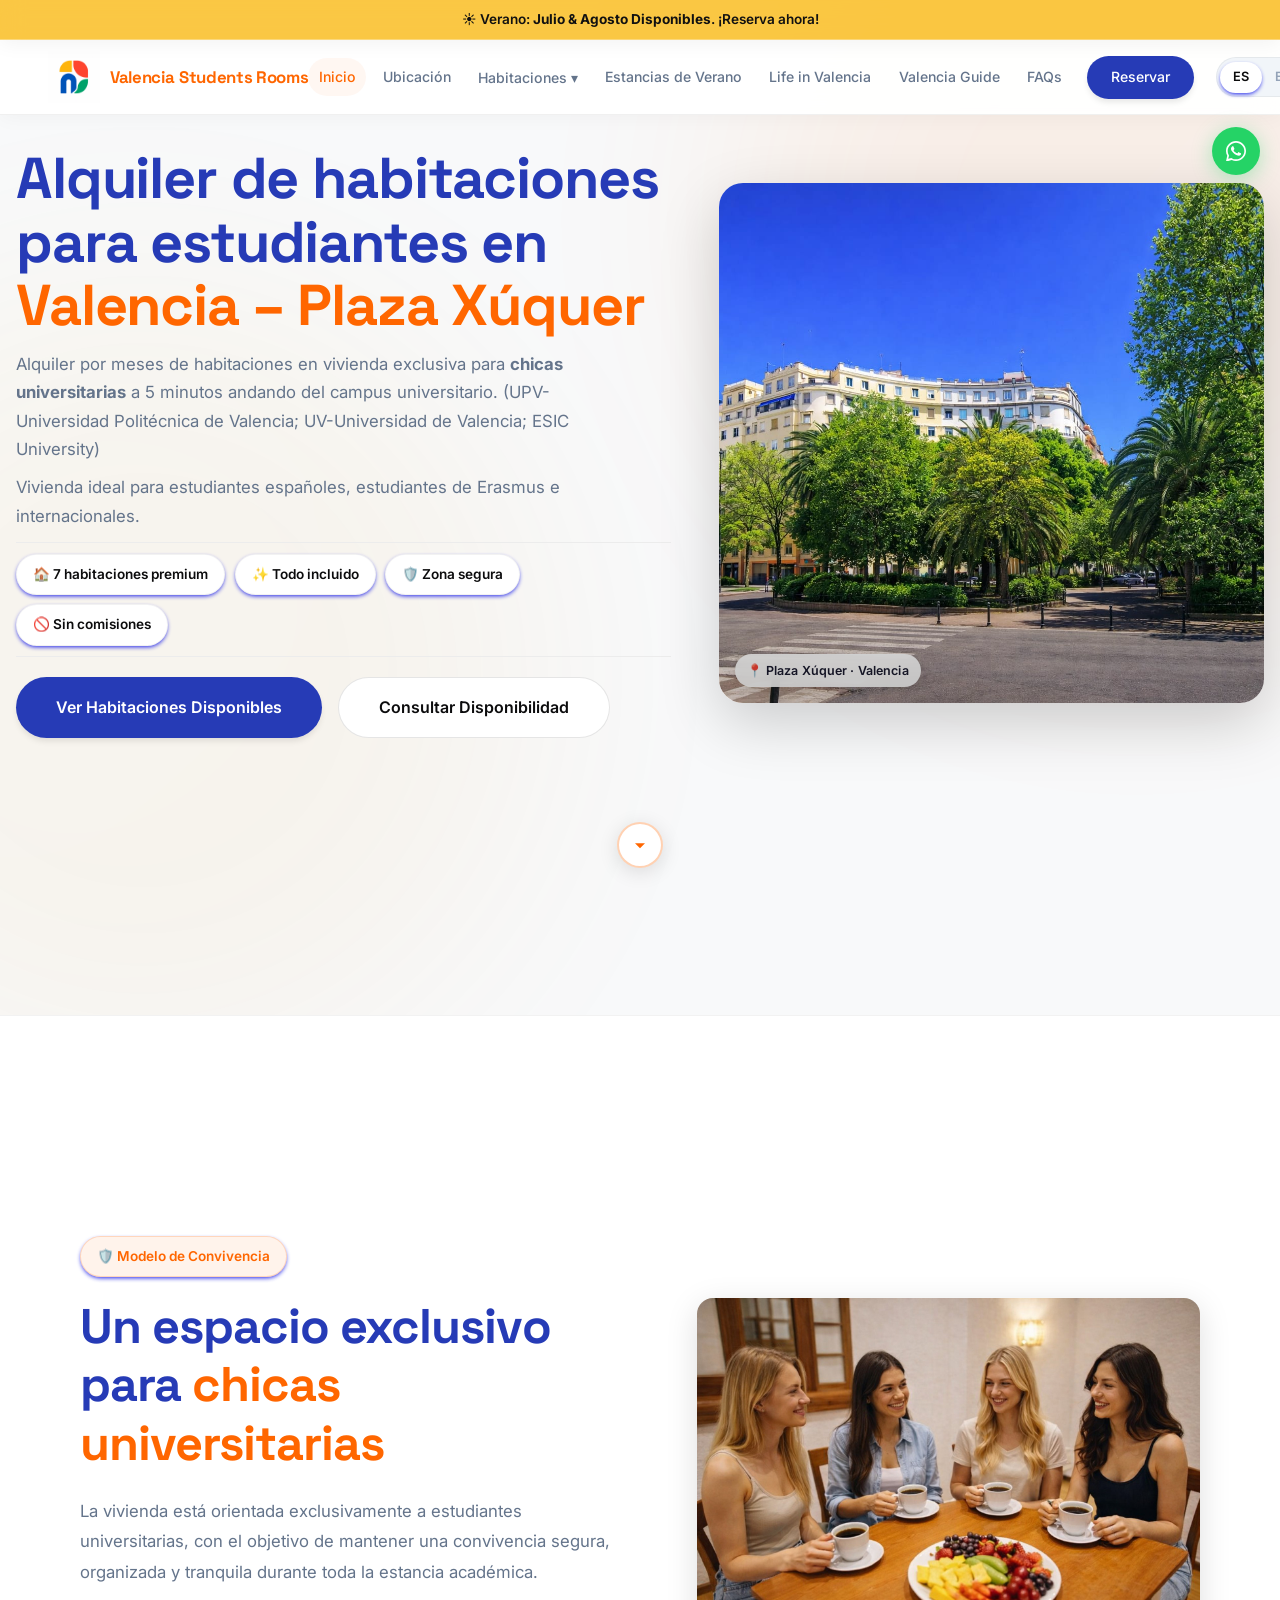
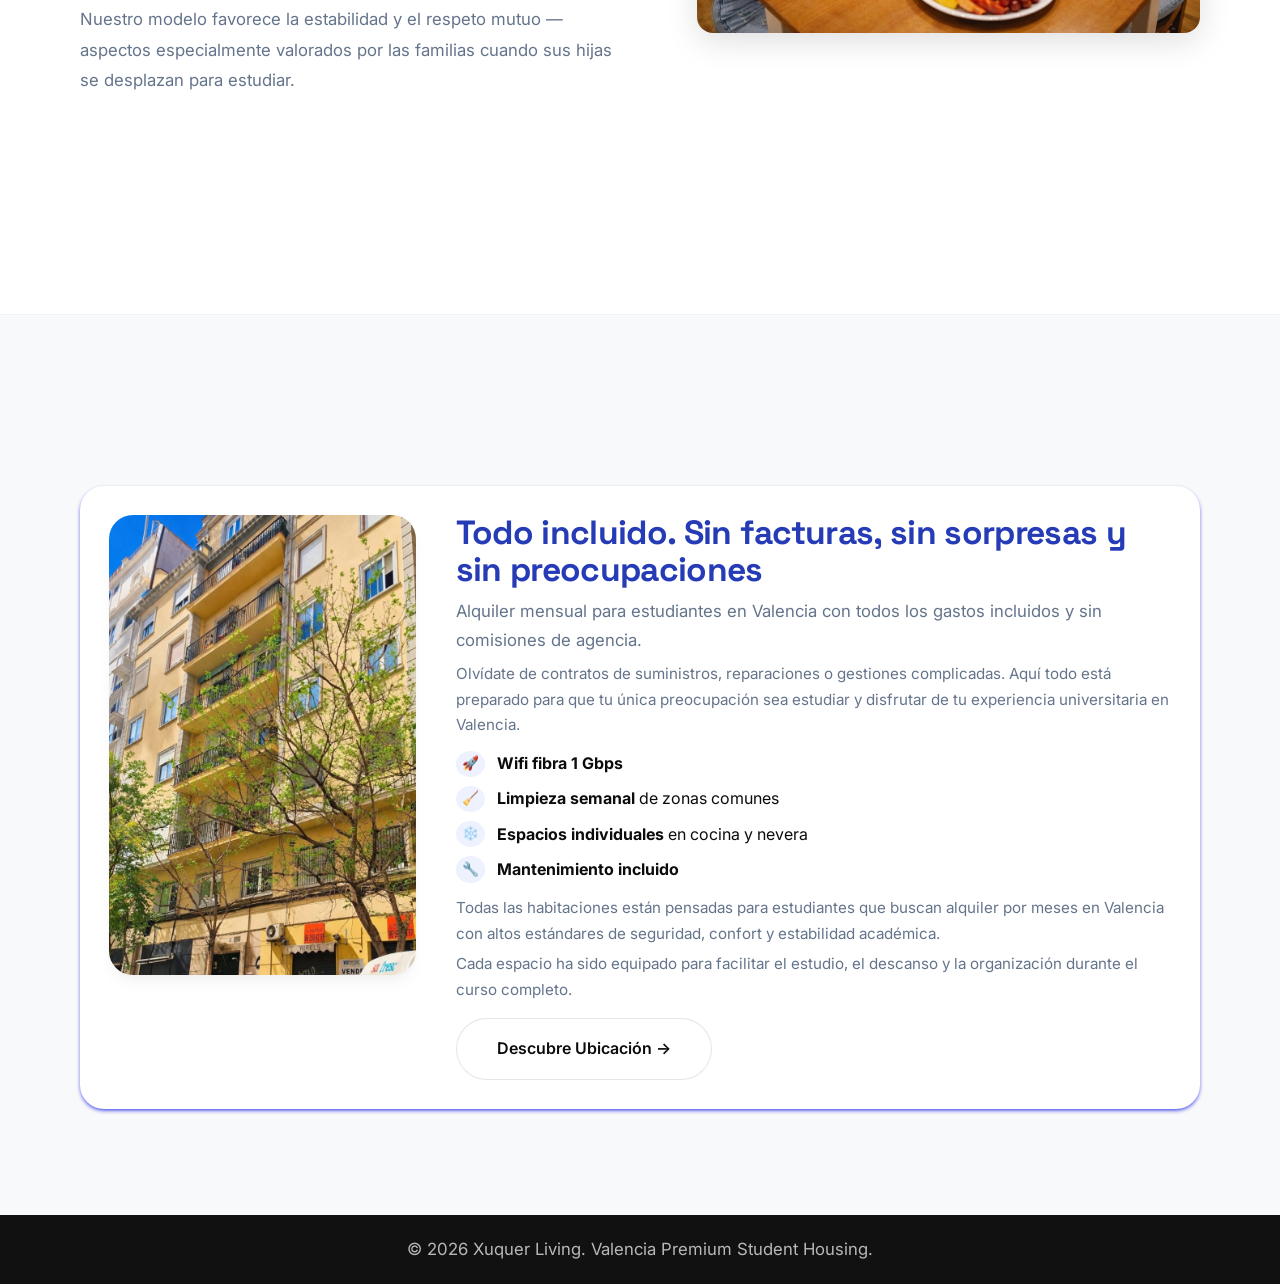
<file: index.html>
<!DOCTYPE html>
<html lang="es">

<head>
    <meta charset="UTF-8">
    <meta name="viewport" content="width=device-width, initial-scale=1.0">
    <title>Alquiler Habitaciones Estudiantes Valencia | Plaza Xúquer</title>
    <meta name="description"
        content="Alquiler de habitaciones para estudiantes en Valencia – Plaza Xúquer. Vivienda exclusiva para chicas universitarias a 5 minutos del campus. Todo incluido, sin comisiones.">
    <link rel="stylesheet" href="styles.css">
    <script src="script.js" defer></script>
</head>

<body>

    <!-- Blobs Background -->
    <div class="blob blob-1"></div>
    <div class="blob blob-2"></div>

    <!-- Top Info Bar -->
    <div class="top-bar">
        <span id="top-bar-text">☀️ Verano: <strong>Julio & Agosto Disponibles</strong>. ¡Reserva ahora!</span>
    </div>

    <!-- Floating Glass Navbar -->
    <nav class="navbar">
        <div class="nav-inner">
            <a href="index.html" class="logo-link" aria-label="Valencia Students Rooms – Inicio"><img src="logo.png"
                    alt="Xuquer Living" class="logo-img"><span class="logo-text"><span
                        class="logo-text-name">Valencia</span><span class="logo-text-tagline">Students
                        Rooms</span></span></a>

            <div class="nav-links">
                <a href="index.html" class="active" id="nav-home">Inicio</a>

                <a href="ubicacion.html" id="nav-loc">Ubicación</a>
                <div class="dropdown-container">
                    <a href="habitaciones.html" id="nav-rooms">Habitaciones ▾</a>
                    <div class="dropdown-menu">
                        <a href="habitaciones.html" class="dropdown-item" data-tr="dropdownRooms">🛏️ Habitaciones</a>
                        <a href="zonas-comunes.html" class="dropdown-item" data-tr="dropdownCommon">🛋️ Zonas Comunes</a>
                    </div>
                </div>
                <a href="verano.html" id="nav-summer">Estancias de Verano</a>
                <a href="blog.html" id="nav-blog">Life in Valencia</a>
                <a href="vivir-valencia.html" id="nav-life">Valencia Guide</a>
                <a href="faqs.html" id="nav-faqs">FAQs</a>
                <a href="contacto.html" class="btn btn-primary" id="nav-book">Reservar</a>

                <!-- Language Switcher -->
                <div class="lang-toggle">
                    <div class="lang-opt active" data-lang="es">ES</div>
                    <div class="lang-opt" data-lang="en">EN</div>
                </div>
            </div>

            <div class="mobile-toggle">☰</div>
        </div>
    </nav>

    <!-- Hero Section -->
    <header class="section hero" style="padding-top: 2rem; padding-bottom: 1rem;">
        <div class="container grid" style="grid-template-columns: 1.2fr 1fr; align-items: center; gap: 3rem;">

            <!-- Text Content -->
            <div>
                <h1 style="margin-bottom: 0.75rem; font-size: clamp(2.6rem, 4.5vw, 3.8rem);" id="hero-title">Alquiler de
                    habitaciones para estudiantes en <span style="color: var(--accent);">Valencia – Plaza Xúquer</span>
                </h1>
                <p style="font-size: 1.05rem; margin-bottom: 0.6rem; max-width: 560px;" id="hero-desc">
                    Alquiler por meses de habitaciones en vivienda exclusiva para <strong>chicas universitarias</strong>
                    a 5 minutos andando del campus
                    universitario. (UPV-Universidad Politécnica de Valencia; UV-Universidad de Valencia; ESIC
                    University)
                </p>
                <p style="font-size: 1.05rem; margin-bottom: 0.6rem; max-width: 560px; color: var(--text-light);" data-tr="heroStudentTypes">
                    Vivienda ideal para estudiantes españoles, estudiantes de Erasmus e internacionales.
                </p>

                <div
                    style="display: flex; gap: 0.6rem; flex-wrap: wrap; margin: 0.75rem 0 1.25rem; padding: 0.65rem 0; border-top: 1.5px solid #ececec; border-bottom: 1.5px solid #ececec;">
                    <div class="badge" id="hero-rooms">🏠 7 habitaciones premium</div>
                    <div class="badge" id="hero-all">✨ Todo incluido</div>
                    <div class="badge" id="hero-safe">🛡️ Zona segura</div>
                    <div class="badge" id="hero-nocomm">🚫 Sin comisiones</div>
                </div>

                <div style="display: flex; gap: 1rem; flex-wrap: wrap;">
                    <a href="habitaciones.html" class="btn btn-primary" id="btn-rooms">Ver Habitaciones Disponibles</a>
                    <a href="contacto.html" class="btn btn-secondary" id="btn-contact">Consultar Disponibilidad</a>
                </div>
            </div>

            <!-- Hero Image -->
            <div class="room-img-container hero-plaza-img" style="height: 520px;">
                <img src="foto plaza xuquer bien.png" alt="Plaza Xúquer Valencia – Alquiler habitaciones estudiantes"
                    style="width: 100%; height: 100%; object-fit: cover; object-position: center 25%;">
                <div class="hero-plaza-badge">📍 Plaza Xúquer · Valencia</div>
            </div>

        </div>
    </header>

    <!-- Convivencia Section -->
    <section class="section conv-section">
        <div class="container">
            <div class="conv-layout">
                <div class="conv-text">
                    <div class="badge conv-badge" id="conv-badge">🛡️ Modelo de Convivencia</div>
                    <h2 class="conv-heading" id="conv-heading">Un espacio exclusivo para <span>chicas
                            universitarias</span></h2>
                    <p class="conv-desc" id="conv-desc1">La vivienda está orientada exclusivamente a estudiantes
                        universitarias, con el
                        objetivo de mantener una convivencia segura, organizada y tranquila durante toda la estancia
                        académica.</p>
                    <p class="conv-desc" id="conv-desc2" style="margin-bottom:0;">Nuestro modelo favorece la estabilidad
                        y el respeto
                        mutuo — aspectos especialmente valorados por las familias cuando sus hijas se desplazan para
                        estudiar.</p>
                </div>
                <div class="conv-features">
                    <img src="foto slide 2.png.jpeg" alt="Convivencia Valencia Student Rooms">
                </div>
            </div>
        </div>
    </section>

    <!-- Todo Incluido Section -->
    <section class="section" style="padding-top: 5rem; padding-bottom: 1rem;">
        <div class="container">
            <div class="card grid"
                style="grid-template-columns: 0.6fr 1.4fr; gap: 2.5rem; align-items: flex-start; background: white; padding: 1.75rem;">
                <div class="room-img-container" id="ubicacion-img" style="aspect-ratio: 2/3; height: auto;">
                    <img src="fachada gorgos vertical.png" alt="Valencia estudiantes"
                        style="width: 100%; height: 100%; object-fit: cover;">
                </div>
                <div>
                    <img src="fachada gorgos horizontal.png" alt="Fachada Valencia Students Rooms" class="mobile-fachada-h">
                    <h2 style="font-size: clamp(1.6rem, 3vw, 2.1rem); margin-bottom: 0.5rem;" id="teaser-title">Todo
                        incluido. Sin facturas, sin sorpresas y sin preocupaciones</h2>
                    <p style="margin-bottom: 0.4rem; font-size: 1.05rem;" id="teaser-desc">Alquiler mensual para
                        estudiantes en Valencia con todos los gastos incluidos y sin comisiones de agencia.</p>
                    <p id="teaser-extra" style="color: var(--text-light); font-size: 0.95rem; margin-bottom: 0;">Olvídate
                        de contratos de
                        suministros, reparaciones o gestiones complicadas. Aquí todo está preparado para que tu única
                        preocupación sea estudiar y disfrutar de tu experiencia universitaria en Valencia.</p>

                    <ul style="display: grid; gap: 0.5rem; margin-top: 0.75rem;">
                        <li style="display: flex; align-items: center; gap: 0.75rem;">
                            <span
                                style="background: #eef2ff; color: var(--accent); padding: 0.4rem; border-radius: 50%; font-size: 0.85rem; line-height:1;">🚀</span>
                            <span id="feat-wifi"><strong>Wifi fibra 1 Gbps</strong></span>
                        </li>
                        <li style="display: flex; align-items: center; gap: 0.75rem;">
                            <span
                                style="background: #eef2ff; color: var(--accent); padding: 0.4rem; border-radius: 50%; font-size: 0.85rem; line-height:1;">🧹</span>
                            <span id="feat-clean"><strong>Limpieza semanal</strong> de zonas comunes</span>
                        </li>
                        <li style="display: flex; align-items: center; gap: 0.75rem;">
                            <span
                                style="background: #eef2ff; color: var(--accent); padding: 0.4rem; border-radius: 50%; font-size: 0.85rem; line-height:1;">❄️</span>
                            <span id="feat-fridge"><strong>Espacios individuales</strong> en cocina y nevera</span>
                        </li>
                        <li style="display: flex; align-items: center; gap: 0.75rem;">
                            <span
                                style="background: #eef2ff; color: var(--accent); padding: 0.4rem; border-radius: 50%; font-size: 0.85rem; line-height:1;">🔧</span>
                            <span id="feat-maint"><strong>Mantenimiento incluido</strong></span>
                        </li>
                    </ul>

                    <p id="teaser-rooms-desc"
                        style="margin-top: 0.75rem; font-size: 0.95rem; color: var(--text-light); margin-bottom: 0.25rem;">
                        Todas las habitaciones están pensadas para estudiantes que buscan alquiler por meses en Valencia
                        con altos estándares de seguridad, confort y estabilidad académica.</p>
                    <p id="teaser-rooms-desc2" style="font-size: 0.95rem; color: var(--text-light); margin-bottom: 0;">
                        Cada espacio ha sido
                        equipado para facilitar el estudio, el descanso y la organización durante el curso completo.</p>

                    <a href="ubicacion.html" class="btn btn-secondary" style="margin-top: 1rem;" id="btn-loc">Descubre
                        Ubicación →</a>
                </div>
            </div>
        </div>
    </section>

    <!-- Scroll Down Arrow -->
    <div class="scroll-arrow" id="scrollArrow" onclick="scrollToNext()">
        <svg xmlns="http://www.w3.org/2000/svg" viewBox="0 0 24 24">
            <path d="M12 16l-6-6h12z" />
        </svg>
    </div>

    <style>
        html {
            scroll-behavior: smooth;
        }

        body {
            scroll-snap-type: y mandatory;
            overflow-y: scroll;
            height: 100vh;
        }

        /* Cada sección ocupa exactamente un viewport */
        header.section,
        section.section {
            scroll-snap-align: start;
            scroll-snap-stop: always;
            min-height: 100vh;
            box-sizing: border-box;
            display: flex;
            flex-direction: column;
            justify-content: center;
        }

        /* El hero arranca desde arriba en lugar de centrar */
        header.section {
            justify-content: flex-start;
            padding-top: 5rem;
        }

        header.section>.container {
            width: 100%;
        }

        #ubicacion-img:hover {
            transform: none;
        }

        /* ── Convivencia Section ───────────────────────── */
        .conv-section {
            background: white;
            border-top: 1px solid rgba(0, 0, 0, 0.05);
            border-bottom: 1px solid rgba(0, 0, 0, 0.05);
        }

        .conv-layout {
            display: grid;
            grid-template-columns: 1.1fr 1fr;
            gap: 4rem;
            align-items: center;
        }

        .conv-badge {
            margin-bottom: 1.25rem;
            font-size: 0.85rem;
            font-weight: 600;
            background: rgba(255, 102, 0, 0.08) !important;
            border: 1px solid rgba(255, 102, 0, 0.2) !important;
            color: var(--accent) !important;
        }

        .conv-heading {
            font-size: clamp(2.2rem, 3.8vw, 3.2rem);
            margin-bottom: 1.5rem;
            line-height: 1.2;
        }

        .conv-heading span {
            color: var(--accent);
        }

        .conv-desc {
            font-size: 1.05rem;
            line-height: 1.8;
            color: var(--text-light);
            margin-bottom: 1.1rem;
        }

        .conv-features {
            display: block;
        }

        .conv-features img {
            width: 100%;
            border-radius: 16px;
            object-fit: cover;
            display: block;
            box-shadow: 0 8px 32px rgba(0,0,0,0.13);
        }

        .conv-feat-card {
            display: flex;
            flex-direction: column;
            align-items: center;
            gap: 0.3rem;
            padding: 1.5rem 1.25rem;
            text-align: center;
            cursor: default;
        }

        .conv-feat-icon {
            font-size: 1.9rem;
            line-height: 1;
            margin-bottom: 0.4rem;
        }

        .conv-feat-card strong {
            font-family: var(--font-heading);
            font-size: 0.95rem;
            color: #263bb6;
            display: block;
        }

        .conv-feat-card>span {
            font-size: 0.8rem;
            color: var(--text-light);
            line-height: 1.4;
        }

        /* ── Fachada horizontal (solo móvil) ─────────────────── */
        .mobile-fachada-h {
            display: none;
        }

        /* ── Hero Plaza Image ──────────────────────────────── */
        .hero-plaza-img {
            box-shadow: 0 20px 60px rgba(0, 0, 0, 0.18);
        }

        .hero-plaza-img::after {
            content: '';
            position: absolute;
            inset: 0;
            background: linear-gradient(to bottom,
                    transparent 55%,
                    rgba(0, 0, 0, 0.22) 100%);
            border-radius: inherit;
            pointer-events: none;
        }

        .hero-plaza-badge {
            position: absolute;
            bottom: 1rem;
            left: 1rem;
            background: rgba(255, 255, 255, 0.92);
            backdrop-filter: blur(8px);
            -webkit-backdrop-filter: blur(8px);
            color: #1a1a2e;
            font-size: 0.78rem;
            font-weight: 600;
            padding: 0.35rem 0.75rem;
            border-radius: 20px;
            box-shadow: 0 2px 12px rgba(0, 0, 0, 0.12);
            letter-spacing: 0.01em;
        }

        /* Scroll Down Arrow */
        .scroll-arrow {
            position: fixed;
            bottom: 2rem;
            left: 50%;
            transform: translateX(-50%);
            z-index: 1000;
            width: 46px;
            height: 46px;
            background: white;
            border: 2px solid rgba(255, 102, 0, 0.3);
            border-radius: 50%;
            display: flex;
            align-items: center;
            justify-content: center;
            cursor: pointer;
            box-shadow: 0 4px 20px rgba(0, 0, 0, 0.12);
            transition: all 0.3s ease;
            animation: bounce 2s infinite;
        }

        .scroll-arrow:hover {
            background: #FF6600;
            border-color: #FF6600;
            transform: translateX(-50%) scale(1.1);
        }

        .scroll-arrow:hover svg {
            fill: white;
        }

        .scroll-arrow svg {
            width: 20px;
            height: 20px;
            fill: #FF6600;
            transition: fill 0.2s;
        }

        @keyframes bounce {

            0%,
            20%,
            50%,
            80%,
            100% {
                transform: translateX(-50%) translateY(0);
            }

            40% {
                transform: translateX(-50%) translateY(-7px);
            }

            60% {
                transform: translateX(-50%) translateY(-3px);
            }
        }

        @media (max-width: 1024px) {
            /* Oculta la imagen vertical en la tercera slide */
            #ubicacion-img {
                display: none;
            }

            /* Muestra la foto horizontal encima del texto */
            .mobile-fachada-h {
                display: block;
                width: 100%;
                height: 220px;
                object-fit: cover;
                object-position: center;
                border-radius: 16px;
                margin-bottom: 1.25rem;
                box-shadow: 0 6px 24px rgba(0,0,0,0.12);
            }
        }
    </style>

    <script>
        // Scroll functionality
        function scrollToNext() {
            const sections = document.querySelectorAll('.section, section');
            const scrollPosition = window.scrollY + window.innerHeight / 2;

            for (let i = 0; i < sections.length; i++) {
                const section = sections[i];
                const sectionTop = section.offsetTop;
                const sectionBottom = sectionTop + section.offsetHeight;

                if (scrollPosition >= sectionTop && scrollPosition < sectionBottom) {
                    if (i < sections.length - 1) {
                        sections[i + 1].scrollIntoView({ behavior: 'smooth' });
                    } else {
                        // Hide arrow on last section
                        document.getElementById('scrollArrow').style.display = 'none';
                    }
                    break;
                }
            }
        }

        // Hide arrow when reaching bottom
        window.addEventListener('scroll', () => {
            const scrollArrow = document.getElementById('scrollArrow');
            const scrollPosition = window.scrollY + window.innerHeight;
            const documentHeight = document.documentElement.scrollHeight;

            if (scrollPosition >= documentHeight - 100) {
                scrollArrow.style.display = 'none';
            } else {
                scrollArrow.style.display = 'flex';
            }
        });
    </script>

    <footer style="background: #111; color: white; padding: 1.25rem 0;">
        <div class="container" style="text-align: center; opacity: 0.7;">
            <p style="color: white; margin-bottom: 0;">&copy; 2026 Xuquer Living. Valencia Premium Student Housing.</p>
        </div>
    </footer>

    <a id="wa-float-btn" href="https://wa.me/34624550085" target="_blank" class="wa-float-btn">
        <svg xmlns="http://www.w3.org/2000/svg" width="20" height="20" viewBox="0 0 24 24" fill="white">
            <path
                d="M17.472 14.382c-.297-.149-1.758-.867-2.03-.967-.273-.099-.471-.148-.67.15-.197.297-.767.966-.94 1.164-.173.199-.347.223-.644.075-.297-.15-1.255-.463-2.39-1.475-.883-.788-1.48-1.761-1.653-2.059-.173-.297-.018-.458.13-.606.134-.133.298-.347.446-.52.149-.174.198-.298.298-.497.099-.198.05-.371-.025-.52-.075-.149-.669-1.612-.916-2.207-.242-.579-.487-.5-.669-.51-.173-.008-.371-.01-.57-.01-.198 0-.52.074-.792.372-.272.297-1.04 1.016-1.04 2.479 0 1.462 1.065 2.875 1.213 3.074.149.198 2.096 3.2 5.077 4.487.709.306 1.262.489 1.694.625.712.227 1.36.195 1.871.118.571-.085 1.758-.719 2.006-1.413.248-.694.248-1.289.173-1.413-.074-.124-.272-.198-.57-.347z" />
            <path
                d="M12 0C5.373 0 0 5.373 0 12c0 2.116.553 4.103 1.522 5.83L.057 23.882a.5.5 0 0 0 .61.637l6.264-1.643A11.94 11.94 0 0 0 12 24c6.627 0 12-5.373 12-12S18.627 0 12 0zm0 22a9.944 9.944 0 0 1-5.17-1.448l-.37-.22-3.828 1.004 1.018-3.717-.242-.38A9.944 9.944 0 0 1 2 12C2 6.478 6.478 2 12 2s10 4.478 10 10-4.478 10-10 10z" />
        </svg>

    </a>

</body>

</html>
</file>
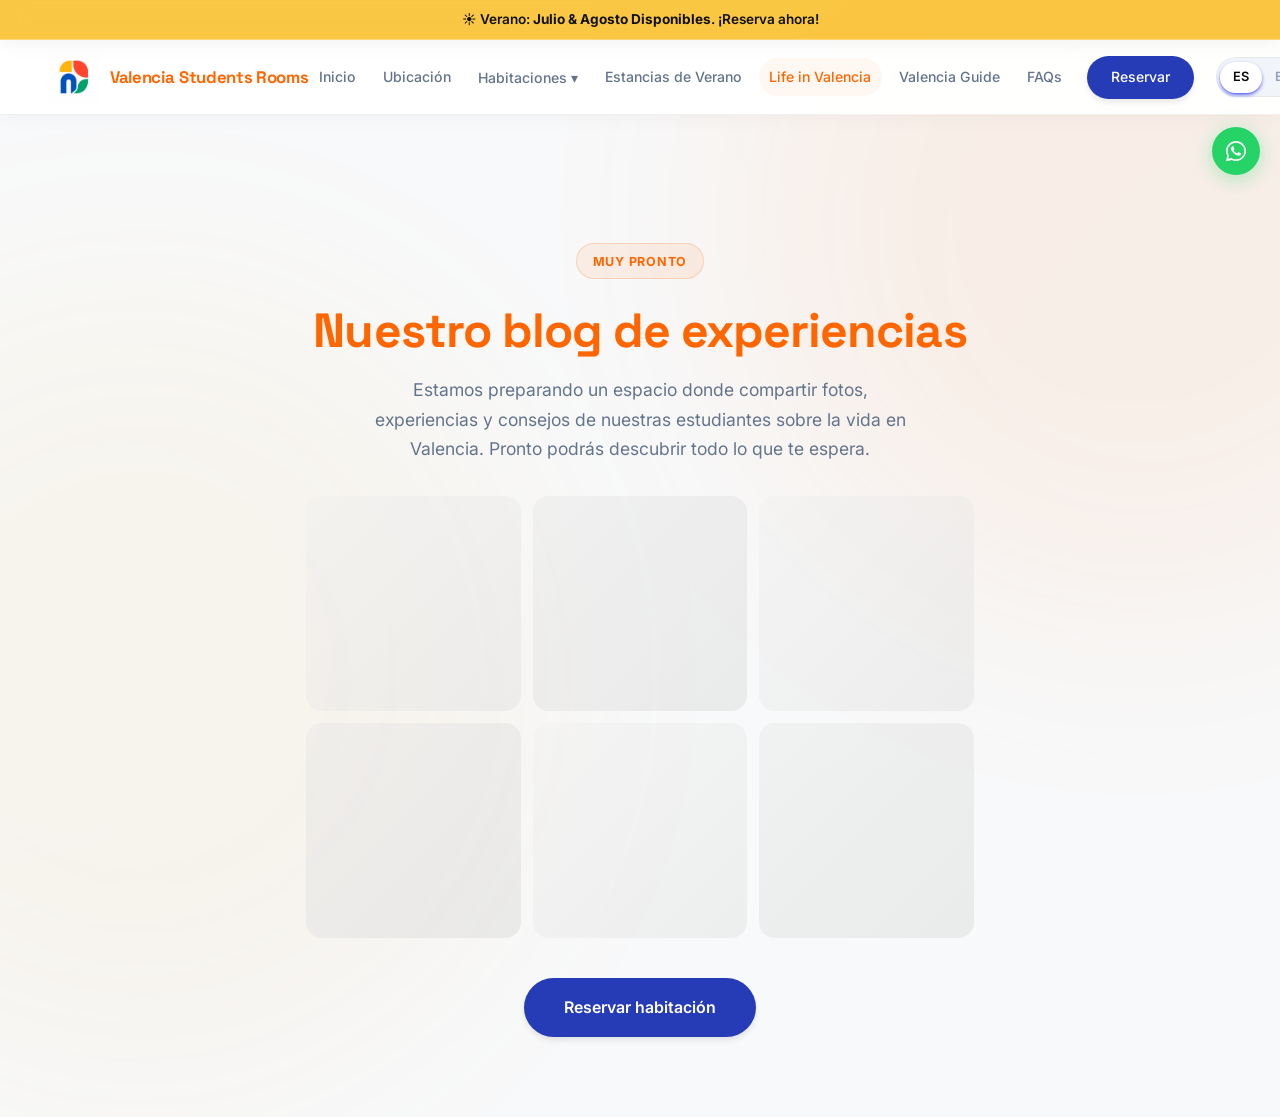
<file: blog.html>
<!DOCTYPE html>
<html lang="es">

<head>
    <meta charset="UTF-8">
    <meta name="viewport" content="width=device-width, initial-scale=1.0">
    <title>Life in Valencia | Valencia Students Rooms</title>
    <meta name="description"
        content="Blog de Valencia Students Rooms. Pronto compartiremos experiencias, fotos y consejos sobre la vida estudiantil en Valencia.">
    <link rel="stylesheet" href="styles.css">
    <script src="script.js" defer></script>
</head>

<body>
    <div class="blob blob-1"></div>
    <div class="blob blob-2"></div>

    <div class="top-bar">
        <span id="top-bar-text">☀️ Verano: <strong>Julio & Agosto Disponibles</strong>. ¡Reserva ahora!</span>
    </div>

    <nav class="navbar">
        <div class="nav-inner">
            <a href="index.html" class="logo-link" aria-label="Valencia Students Rooms – Inicio"><img src="logo.png"
                    alt="Xuquer Living" class="logo-img"><span class="logo-text"><span
                        class="logo-text-name">Valencia</span><span class="logo-text-tagline">Students
                        Rooms</span></span></a>
            <div class="nav-links">
                <a href="index.html" id="nav-home">Inicio</a>
                <a href="ubicacion.html" id="nav-loc">Ubicación</a>
                <div class="dropdown-container">
                    <a href="habitaciones.html" id="nav-rooms">Habitaciones ▾</a>
                    <div class="dropdown-menu">
                        <a href="habitaciones.html" class="dropdown-item" data-tr="dropdownRooms">🛏️ Habitaciones</a>
                        <a href="zonas-comunes.html" class="dropdown-item" data-tr="dropdownCommon">🛋️ Zonas Comunes</a>
                    </div>
                </div>
                <a href="verano.html" id="nav-summer">Estancias de Verano</a>
                <a href="blog.html" class="active" id="nav-blog">Life in Valencia</a>
                <a href="vivir-valencia.html" id="nav-life">Valencia Guide</a>
                <a href="faqs.html" id="nav-faqs">FAQs</a>
                <a href="contacto.html" class="btn btn-primary" id="nav-book">Reservar</a>

                <div class="lang-toggle">
                    <div class="lang-opt active" data-lang="es">ES</div>
                    <div class="lang-opt" data-lang="en">EN</div>
                </div>
            </div>
            <div class="mobile-toggle">☰</div>
        </div>
    </nav>

    <section class="section" style="min-height: 80vh; display: flex; align-items: center; justify-content: center; text-align: center; padding-top: 8rem;">
        <div class="container" style="max-width: 700px;">

            <div style="display: inline-flex; align-items: center; gap: 0.5rem; padding: 0.4rem 1rem; background: rgba(255, 102, 0, 0.08); border: 1px solid rgba(255, 102, 0, 0.2); border-radius: 50px; font-size: 0.78rem; font-weight: 700; color: #FF6600; letter-spacing: 0.06em; text-transform: uppercase; margin-bottom: 1.5rem;">
                <span id="blog-badge" data-tr="blogBadge">Muy pronto</span>
            </div>

            <h1 style="font-size: clamp(2rem, 4vw, 3rem); color: #FF6600; margin-bottom: 1rem; line-height: 1.15;" id="blog-title" data-tr="blogTitle">
                Nuestro blog de experiencias
            </h1>

            <p style="font-size: 1.1rem; color: var(--text-light); max-width: 540px; margin: 0 auto 2rem; line-height: 1.7;" id="blog-desc" data-tr="blogDesc">
                Estamos preparando un espacio donde compartir fotos, experiencias y consejos de nuestras estudiantes sobre la vida en Valencia. Pronto podrás descubrir todo lo que te espera.
            </p>

            <!-- Placeholder grid de fotos borrosas / skeleton -->
            <div style="display: grid; grid-template-columns: repeat(3, 1fr); gap: 0.75rem; margin-bottom: 2.5rem; opacity: 0.45;">
                <div style="aspect-ratio: 1; background: linear-gradient(135deg, #f0f0f0 0%, #e0e0e0 100%); border-radius: 16px; animation: pulse 2s infinite;"></div>
                <div style="aspect-ratio: 1; background: linear-gradient(135deg, #e8e8e8 0%, #d8d8d8 100%); border-radius: 16px; animation: pulse 2s infinite 0.3s;"></div>
                <div style="aspect-ratio: 1; background: linear-gradient(135deg, #f0f0f0 0%, #e0e0e0 100%); border-radius: 16px; animation: pulse 2s infinite 0.6s;"></div>
                <div style="aspect-ratio: 1; background: linear-gradient(135deg, #e8e8e8 0%, #d8d8d8 100%); border-radius: 16px; animation: pulse 2s infinite 0.9s;"></div>
                <div style="aspect-ratio: 1; background: linear-gradient(135deg, #f0f0f0 0%, #e0e0e0 100%); border-radius: 16px; animation: pulse 2s infinite 1.2s;"></div>
                <div style="aspect-ratio: 1; background: linear-gradient(135deg, #e8e8e8 0%, #d8d8d8 100%); border-radius: 16px; animation: pulse 2s infinite 1.5s;"></div>
            </div>

            <a href="contacto.html" class="btn btn-primary" id="blog-cta" data-tr="blogCta" style="margin-bottom: 1rem;">Reservar habitación</a>

        </div>
    </section>

    <style>
        @keyframes pulse {
            0%, 100% { opacity: 0.4; }
            50% { opacity: 0.7; }
        }
    </style>

    <a id="wa-float-btn" href="https://wa.me/34624550085" target="_blank" class="wa-float-btn">
        <svg xmlns="http://www.w3.org/2000/svg" width="20" height="20" viewBox="0 0 24 24" fill="white">
            <path
                d="M17.472 14.382c-.297-.149-1.758-.867-2.03-.967-.273-.099-.471-.148-.67.15-.197.297-.767.966-.94 1.164-.173.199-.347.223-.644.075-.297-.15-1.255-.463-2.39-1.475-.883-.788-1.48-1.761-1.653-2.059-.173-.297-.018-.458.13-.606.134-.133.298-.347.446-.52.149-.174.198-.298.298-.497.099-.198.05-.371-.025-.52-.075-.149-.669-1.612-.916-2.207-.242-.579-.487-.5-.669-.51-.173-.008-.371-.01-.57-.01-.198 0-.52.074-.792.372-.272.297-1.04 1.016-1.04 2.479 0 1.462 1.065 2.875 1.213 3.074.149.198 2.096 3.2 5.077 4.487.709.306 1.262.489 1.694.625.712.227 1.36.195 1.871.118.571-.085 1.758-.719 2.006-1.413.248-.694.248-1.289.173-1.413-.074-.124-.272-.198-.57-.347z" />
            <path
                d="M12 0C5.373 0 0 5.373 0 12c0 2.116.553 4.103 1.522 5.83L.057 23.882a.5.5 0 0 0 .61.637l6.264-1.643A11.94 11.94 0 0 0 12 24c6.627 0 12-5.373 12-12S18.627 0 12 0zm0 22a9.944 9.944 0 0 1-5.17-1.448l-.37-.22-3.828 1.004 1.018-3.717-.242-.38A9.944 9.944 0 0 1 2 12C2 6.478 6.478 2 12 2s10 4.478 10 10-4.478 10-10 10z" />
        </svg>
    </a>

</body>

</html>
</file>
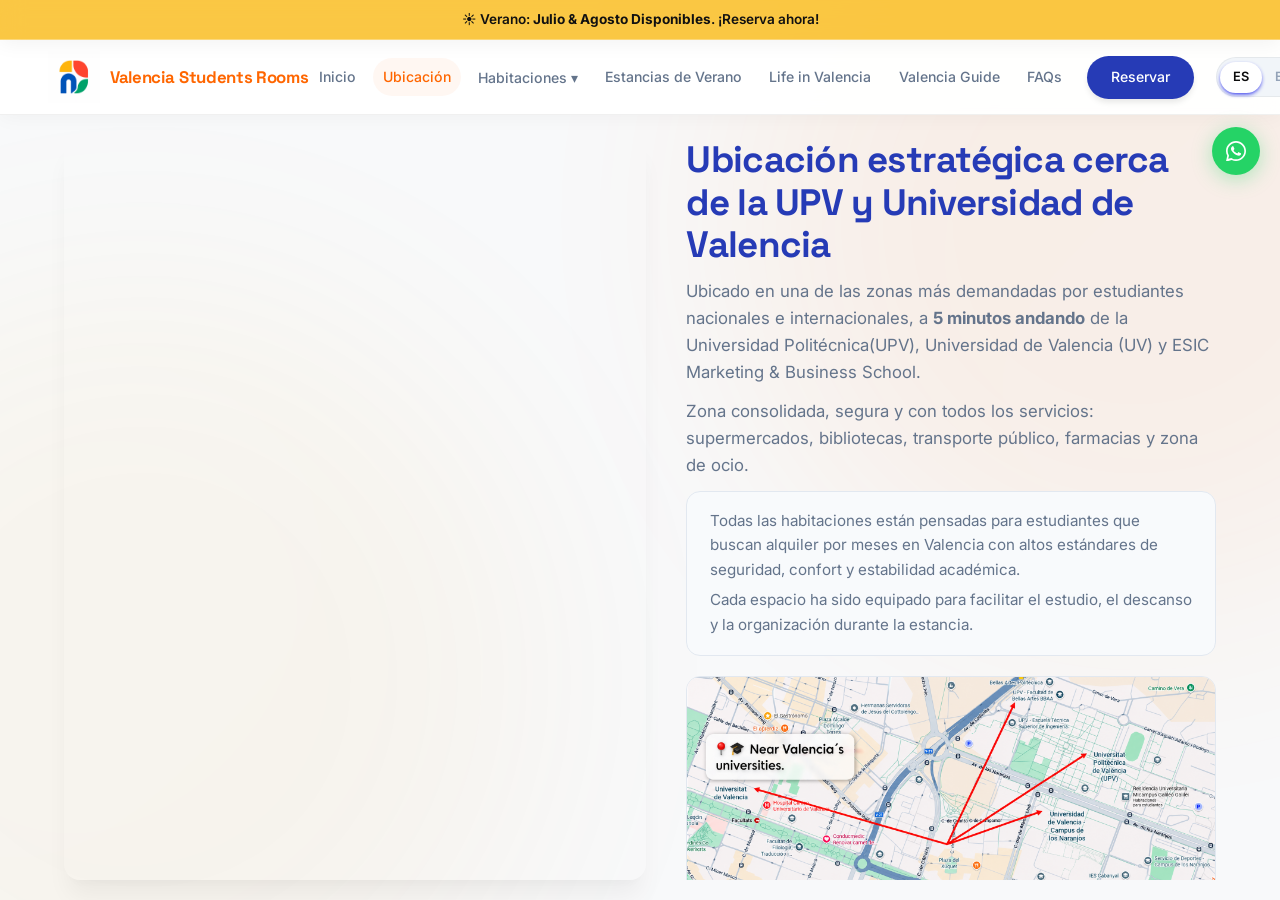
<file: ubicacion.html>
<!DOCTYPE html>
<html lang="es">

<head>
    <meta charset="UTF-8">
    <meta name="viewport" content="width=device-width, initial-scale=1.0">
    <title>Ubicación Plaza Xúquer Valencia | Cerca UPV y Universidad Valencia</title>
    <meta name="description"
        content="Ubicación estratégica en Plaza Xúquer, a 5 minutos andando de la UPV, Universidad de Valencia y ESIC. Zona segura con todos los servicios.">
    <link rel="stylesheet" href="styles.css">
    <script src="script.js" defer></script>
</head>

<body>
    <div class="blob blob-1"></div>
    <div class="blob blob-2"></div>

    <div class="top-bar">
        <span id="top-bar-text">☀️ Verano: <strong>Julio & Agosto Disponibles</strong>. ¡Reserva ahora!</span>
    </div>

    <nav class="navbar">
        <div class="nav-inner">
            <a href="index.html" class="logo-link" aria-label="Valencia Students Rooms – Inicio"><img src="logo.png"
                    alt="Xuquer Living" class="logo-img"><span class="logo-text"><span
                        class="logo-text-name">Valencia</span><span class="logo-text-tagline">Students
                        Rooms</span></span></a>
            <div class="nav-links">
                <a href="index.html" id="nav-home">Inicio</a>
                <a href="ubicacion.html" class="active" id="nav-loc">Ubicación</a>
                <div class="dropdown-container">
                    <a href="habitaciones.html" id="nav-rooms">Habitaciones ▾</a>
                    <div class="dropdown-menu">
                        <a href="habitaciones.html" class="dropdown-item" data-tr="dropdownRooms">🛏️ Habitaciones</a>
                        <a href="zonas-comunes.html" class="dropdown-item" data-tr="dropdownCommon">🛋️ Zonas Comunes</a>
                    </div>
                </div>
                <a href="verano.html" id="nav-summer">Estancias de Verano</a>
                <a href="blog.html" id="nav-blog">Life in Valencia</a>
                <a href="vivir-valencia.html" id="nav-life">Valencia Guide</a>
                <a href="faqs.html" id="nav-faqs">FAQs</a>
                <a href="contacto.html" class="btn btn-primary" id="nav-book">Reservar</a>

                <div class="lang-toggle">
                    <div class="lang-opt active" data-lang="es">ES</div>
                    <div class="lang-opt" data-lang="en">EN</div>
                </div>
            </div>
            <div class="mobile-toggle">☰</div>
        </div>
    </nav>

    <main class="loc-main">
        <div class="loc-grid">

            <!-- Mapa: centrado para mostrar Xuquer Living, UPV y UV -->
            <div class="loc-map-wrap">
                <iframe
                    src="https://www.google.com/maps/embed?pb=!1m18!1m12!1m3!1d6282.5!2d-0.3510!3d39.4800!2m3!1f0!2f0!3f0!3m2!1i1024!2i768!4f14.0!3m3!1m2!1s0xd604f4cf0efb06f%3A0x4f2b5d8e9c1a4b4!2sPlaza+de+X%C3%BAquer%2C+Valencia!5e0!3m2!1ses!2ses!4v1700000000000!5m2!1ses!2ses"
                    width="100%" height="100%" style="border:0; display:block;" allowfullscreen="" loading="lazy"
                    referrerpolicy="no-referrer-when-downgrade"></iframe>
            </div>

            <!-- Texto -->
            <div class="loc-info">

                <h1 id="loc-title">Ubicación estratégica cerca de la UPV y Universidad de Valencia</h1>
                <p id="loc-desc">Ubicado en una de las zonas más demandadas por estudiantes nacionales e
                    internacionales, a <strong>5 minutos andando</strong> de la Universidad Politécnica(UPV),
                    Universidad de Valencia (UV) y ESIC Marketing & Business School.</p>
                <p style="color: var(--text-light);" data-tr="locZoneSafety">Zona consolidada, segura y con todos los servicios: supermercados,
                    bibliotecas, transporte público, farmacias y zona de ocio.</p>
                <div class="loc-card">
                    <p data-tr="locRoomsDesc">Todas las habitaciones están pensadas para estudiantes que buscan alquiler por meses en Valencia
                        con altos estándares de seguridad, confort y estabilidad académica.</p>
                    <p style="margin-bottom:0;" data-tr="locRoomsDesc2">Cada espacio ha sido equipado para facilitar el estudio, el descanso y
                        la organización durante la estancia.</p>
                </div>
                <div class="loc-map-img">
                    <img src="ubicacion-mapa.png" alt="Mapa de ubicación cerca de universidades de Valencia" style="width:100%; border-radius:14px; border:1px solid #e2e8f0; margin-top:0.5rem;">
                </div>
            </div>
        </div>
    </main>

    <style>
        html,
        body {
            height: 100%;
            overflow: hidden;
        }

        body {
            display: flex;
            flex-direction: column;
            height: 100dvh;
        }

        .top-bar {
            flex-shrink: 0;
        }

        .navbar {
            flex-shrink: 0;
        }

        .loc-main {
            flex: 1;
            min-height: 0;
            padding: 1.25rem 5%;
        }

        .loc-grid {
            display: grid;
            grid-template-columns: 1.1fr 1fr;
            gap: 2.5rem;
            height: 100%;
        }

        .loc-map-wrap {
            border-radius: 16px;
            overflow: hidden;
            box-shadow: var(--shadow-lg);
            height: 100%;
        }

        .loc-info {
            display: flex;
            flex-direction: column;
            justify-content: flex-start;
            gap: 0.75rem;
            overflow-y: auto;
            padding: 0.25rem 0;
        }

        .loc-legend {
            display: flex;
            gap: 1.25rem;
            flex-wrap: wrap;
            font-size: 0.95rem;
        }

        .loc-info h1 {
            font-size: clamp(1.6rem, 3vw, 2.3rem);
            margin-bottom: 0;
            line-height: 1.15;
        }

        .loc-info>p {
            font-size: 1.05rem;
            margin-bottom: 0;
            line-height: 1.6;
        }

        .loc-card {
            background: #f8fafc;
            padding: 1.1rem 1.4rem;
            border-radius: 14px;
            border: 1px solid #e2e8f0;
        }

        .loc-card p {
            font-size: 0.95rem;
            color: var(--text-light);
            margin-bottom: 0.4rem;
            line-height: 1.6;
        }
    </style>

    <a id="wa-float-btn" href="https://wa.me/34624550085" target="_blank" class="wa-float-btn">
        <svg xmlns="http://www.w3.org/2000/svg" width="20" height="20" viewBox="0 0 24 24" fill="white">
            <path
                d="M17.472 14.382c-.297-.149-1.758-.867-2.03-.967-.273-.099-.471-.148-.67.15-.197.297-.767.966-.94 1.164-.173.199-.347.223-.644.075-.297-.15-1.255-.463-2.39-1.475-.883-.788-1.48-1.761-1.653-2.059-.173-.297-.018-.458.13-.606.134-.133.298-.347.446-.52.149-.174.198-.298.298-.497.099-.198.05-.371-.025-.52-.075-.149-.669-1.612-.916-2.207-.242-.579-.487-.5-.669-.51-.173-.008-.371-.01-.57-.01-.198 0-.52.074-.792.372-.272.297-1.04 1.016-1.04 2.479 0 1.462 1.065 2.875 1.213 3.074.149.198 2.096 3.2 5.077 4.487.709.306 1.262.489 1.694.625.712.227 1.36.195 1.871.118.571-.085 1.758-.719 2.006-1.413.248-.694.248-1.289.173-1.413-.074-.124-.272-.198-.57-.347z" />
            <path
                d="M12 0C5.373 0 0 5.373 0 12c0 2.116.553 4.103 1.522 5.83L.057 23.882a.5.5 0 0 0 .61.637l6.264-1.643A11.94 11.94 0 0 0 12 24c6.627 0 12-5.373 12-12S18.627 0 12 0zm0 22a9.944 9.944 0 0 1-5.17-1.448l-.37-.22-3.828 1.004 1.018-3.717-.242-.38A9.944 9.944 0 0 1 2 12C2 6.478 6.478 2 12 2s10 4.478 10 10-4.478 10-10 10z" />
        </svg>

    </a>

</body>

</html>
</file>
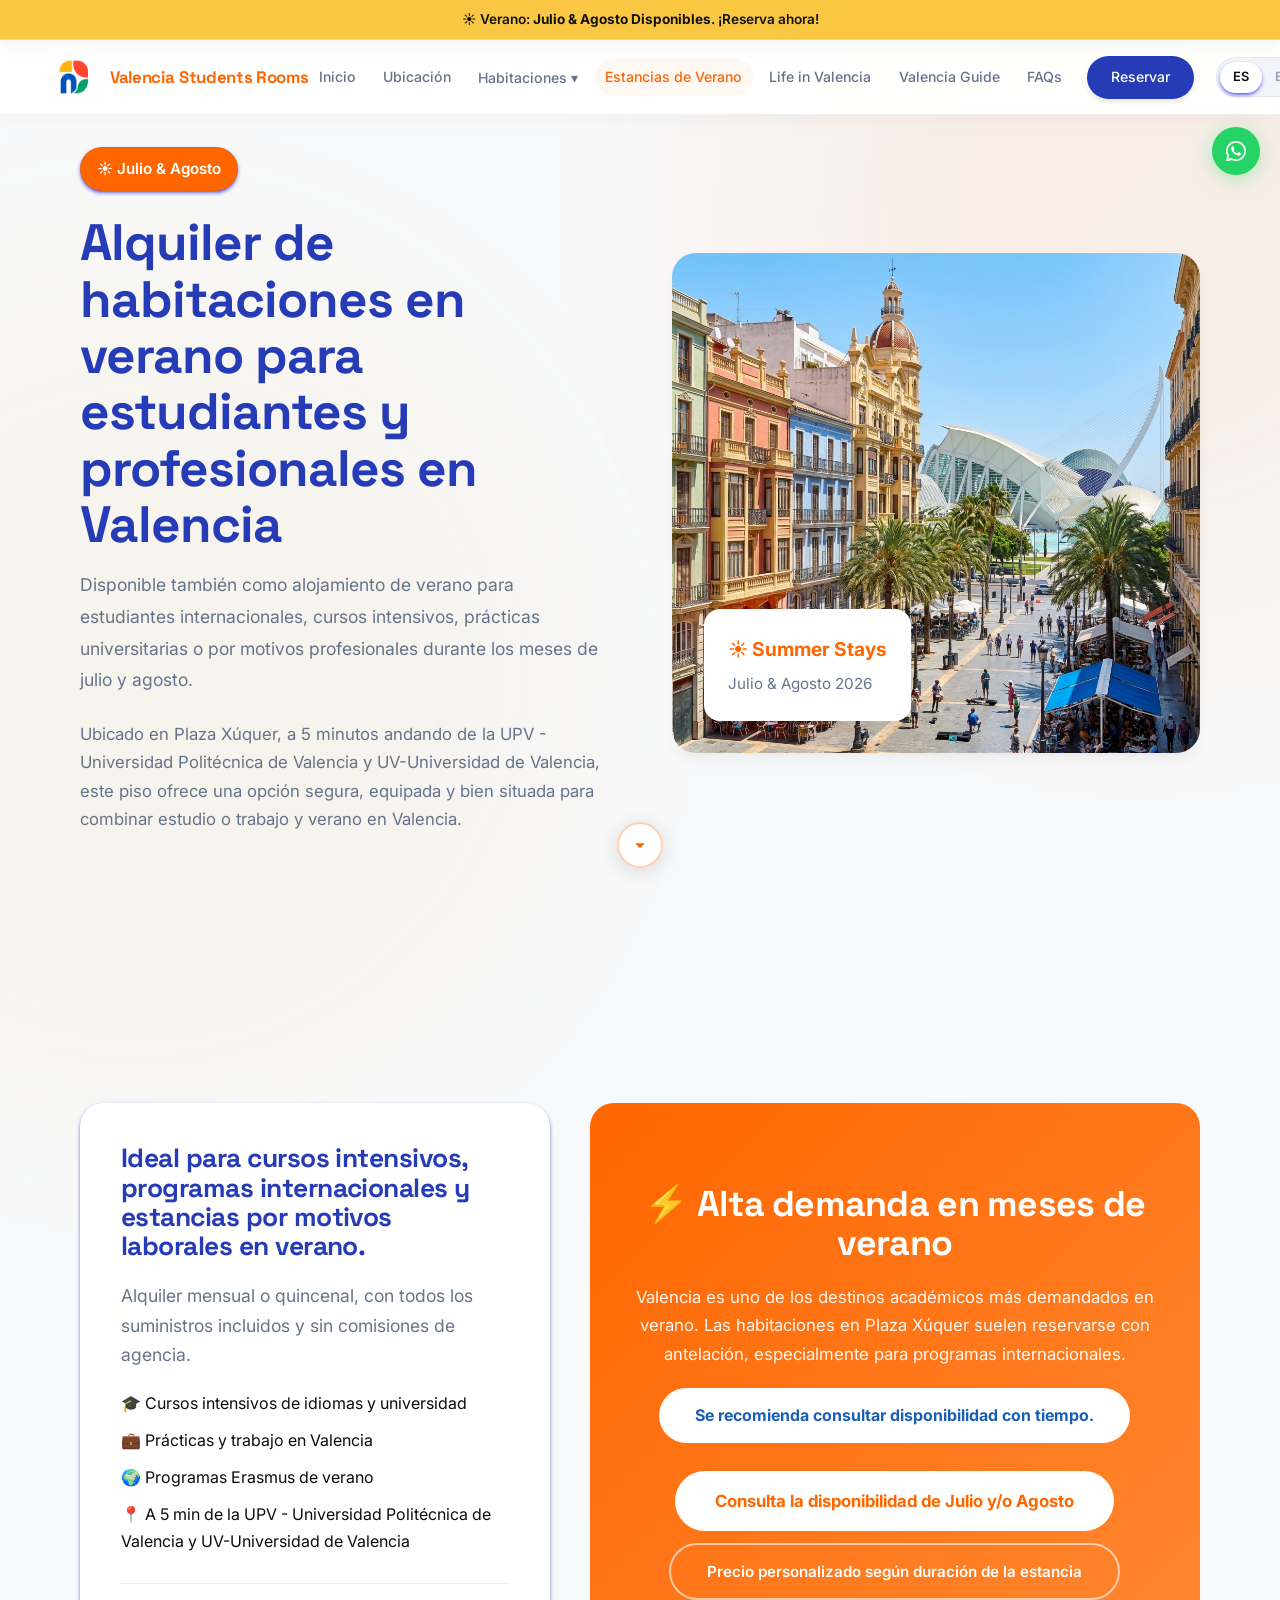
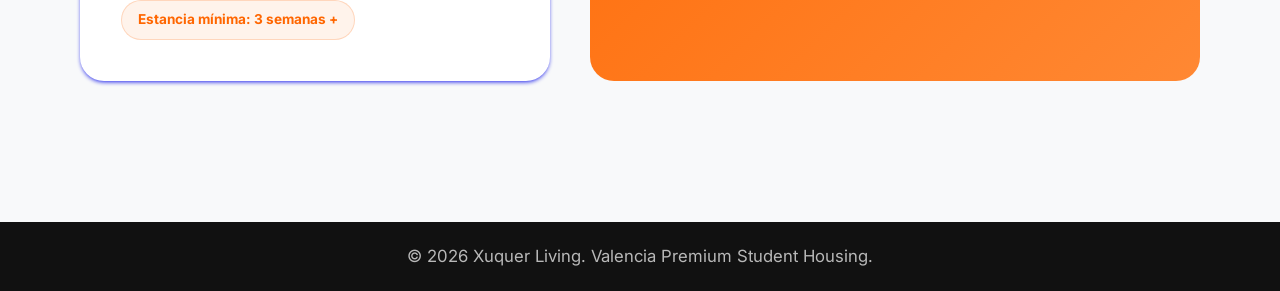
<file: verano.html>
<!DOCTYPE html>
<html lang="es">

<head>
    <meta charset="UTF-8">
    <meta name="viewport" content="width=device-width, initial-scale=1.0">
    <title>Estancias de Verano Valencia | Alquiler Julio y Agosto Estudiantes</title>
    <meta name="description"
        content="Alquiler de habitaciones en verano en Valencia para estudiantes y jóvenes profesionales. Julio y agosto cerca de la UPV y UV. Todo incluido, sin comisiones.">
    <link rel="stylesheet" href="styles.css">
    <script src="script.js" defer></script>
</head>

<body>
    <div class="blob blob-1"></div>
    <div class="blob blob-2"></div>

    <div class="top-bar">
        <span id="top-bar-text">☀️ Verano: <strong>Julio & Agosto Disponibles</strong>. ¡Reserva ahora!</span>
    </div>

    <nav class="navbar">
        <div class="nav-inner">
            <a href="index.html" class="logo-link" aria-label="Valencia Students Rooms – Inicio"><img src="logo.png"
                    alt="Xuquer Living" class="logo-img"><span class="logo-text"><span
                        class="logo-text-name">Valencia</span><span class="logo-text-tagline">Students
                        Rooms</span></span></a>
            <div class="nav-links">
                <a href="index.html" id="nav-home">Inicio</a>
                <a href="ubicacion.html" id="nav-loc">Ubicación</a>
                <div class="dropdown-container">
                    <a href="habitaciones.html" id="nav-rooms">Habitaciones ▾</a>
                    <div class="dropdown-menu">
                        <a href="habitaciones.html" class="dropdown-item" data-tr="dropdownRooms">🛏️ Habitaciones</a>
                        <a href="zonas-comunes.html" class="dropdown-item" data-tr="dropdownCommon">🛋️ Zonas Comunes</a>
                    </div>
                </div>
                <a href="verano.html" class="active" id="nav-summer">Estancias de Verano</a>
                <a href="blog.html" id="nav-blog">Life in Valencia</a>
                <a href="vivir-valencia.html" id="nav-life">Valencia Guide</a>
                <a href="faqs.html" id="nav-faqs">FAQs</a>
                <a href="contacto.html" class="btn btn-primary" id="nav-book">Reservar</a>

                <div class="lang-toggle">
                    <div class="lang-opt active" data-lang="es">ES</div>
                    <div class="lang-opt" data-lang="en">EN</div>
                </div>
            </div>
            <div class="mobile-toggle">☰</div>
        </div>
    </nav>

    <!-- Summer Hero -->
    <main class="section" style="padding-top: 2rem;">
        <div class="container">
            <div class="grid" style="grid-template-columns: 1fr 1fr; gap: 4rem; align-items: center;">
                <div>
                    <div class="badge" id="summer-badge"
                        style="margin-bottom: 1.5rem; background: var(--accent); color: white; font-size: 0.95rem;">☀️
                        Julio & Agosto</div>
                    <h1 id="summer-title" style="font-size: clamp(2.2rem, 4vw, 3.2rem);">Alquiler de habitaciones en
                        verano
                        para estudiantes y profesionales en Valencia</h1>
                    <p id="summer-subtitle" style="font-size: 1.1rem; line-height: 1.8; margin-bottom: 1.5rem;">
                        Disponible también como
                        alojamiento de verano para estudiantes internacionales, cursos intensivos, prácticas
                        universitarias o por motivos profesionales durante los meses de julio y agosto.</p>
                    <p id="summer-para" style="font-size: 1.05rem; color: var(--text-light);">Ubicado en Plaza Xúquer, a
                        5 minutos
                        andando de la UPV - Universidad Politécnica de Valencia y UV-Universidad de Valencia, este piso ofrece una opción segura, equipada y
                        bien situada para combinar estudio o trabajo y verano en Valencia.</p>
                </div>
                <div class="room-img-container summer-hero-img" style="height: 500px;">
                    <img src="city_vibe.png" alt="Verano estudiantes Valencia" style="height: 100%; object-fit: cover;">
                    <div
                        style="position: absolute; bottom: 2rem; left: 2rem; background: white; padding: 1.5rem; border-radius: 16px; box-shadow: var(--shadow-lg);">
                        <p style="margin: 0; font-weight: 700; color: var(--accent); font-size: 1.2rem;">☀️ Summer Stays
                        </p>
                        <p id="summer-overlay-date" style="margin: 0.3rem 0 0; font-size: 0.95rem; color: var(--text-light);">Julio & Agosto 2026
                        </p>
                    </div>
                </div>
            </div>
        </div>
    </main>

    <!-- Segunda slide: info + alta demanda en un solo vistazo -->
    <section class="summer-second-section"
        style="min-height: 100vh; box-sizing: border-box; display: flex; flex-direction: column; justify-content: center; padding: 5.5rem 0 3rem;">
        <div class="container">
            <div class="summer-info-grid"
                style="display: grid; grid-template-columns: 1fr 1.3fr; gap: 2.5rem; align-items: stretch;">

                <!-- Info card -->
                <div class="card"
                    style="background: white; padding: 2.5rem 2.5rem; display: flex; flex-direction: column; justify-content: center; gap: 1.25rem;">
                    <h2 id="summer-info-title" style="font-size: clamp(1.3rem, 2.2vw, 1.65rem); margin: 0;">Ideal para
                        cursos intensivos, programas internacionales y estancias por motivos laborales en verano.</h2>
                    <p id="summer-info-para" style="color: var(--text-light); font-size: 1.1rem; margin: 0;">Alquiler
                        mensual o quincenal, con todos los suministros incluidos y sin comisiones de agencia.</p>
                    <ul
                        style="display: flex; flex-direction: column; gap: 0.6rem; margin: 0; padding: 0; list-style: none;">
                        <li id="summer-li-1" style="font-size: 1rem;">🎓 Cursos intensivos de idiomas y universidad
                        </li>
                        <li id="summer-li-2" style="font-size: 1rem;">💼 Prácticas y trabajo en Valencia</li>
                        <li id="summer-li-3" style="font-size: 1rem;">🌍 Programas Erasmus de verano</li>
                        <li id="summer-li-4" style="font-size: 1rem;">📍 A 5 min de la UPV - Universidad Politécnica de Valencia y UV-Universidad de Valencia
                        </li>
                    </ul>
                    <div style="margin-top: 0.5rem; padding-top: 1rem; border-top: 1.5px solid #ececec;">
                        <span id="summer-min-stay" style="display: inline-flex; align-items: center; gap: 0.4rem; padding: 0.45rem 1rem; background: rgba(255, 102, 0, 0.08); border: 1px solid rgba(255, 102, 0, 0.2); border-radius: 50px; font-size: 0.85rem; font-weight: 700; color: #FF6600;">Estancia mínima: 3 semanas +</span>
                    </div>
                </div>

                <!-- Alta demanda -->
                <div
                    style="background: linear-gradient(135deg, #FF6600 0%, #FF8833 100%); padding: 3rem 2.5rem; border-radius: var(--radius); color: white; text-align: center; display: flex; flex-direction: column; align-items: center; justify-content: center; gap: 1.25rem;">
                    <h2 id="summer-demand-title"
                        style="color: white; margin: 0; font-size: clamp(1.6rem, 2.8vw, 2.4rem);">⚡ Alta demanda en
                        meses de verano</h2>
                    <p id="summer-demand-para"
                        style="font-size: 1.05rem; color: rgba(255,255,255,0.95); max-width: 520px; margin: 0; line-height: 1.7;">
                        Valencia es uno de los destinos académicos más demandados en verano. Las habitaciones en Plaza
                        Xúquer suelen reservarse con antelación, especialmente para programas internacionales.</p>
                    <span id="summer-demand-note" style="display: inline-block; background: white; color: #1a5fb4; font-weight: 700; font-size: 1rem; padding: 0.85rem 2.25rem; border-radius: 50px;">Se recomienda consultar disponibilidad con tiempo.</span>
                    <div style="display: flex; flex-direction: column; gap: 0.75rem; align-items: center; margin-top: 0.5rem;">
                        <a href="contacto.html?period=Verano26" class="btn" id="summer-demand-cta"
                            style="background: white; color: var(--accent); font-weight: 700; padding: 1rem 2.5rem; font-size: 1.05rem; border-radius: 50px;">Consulta la disponibilidad de Julio y/o Agosto</a>
                        <a href="contacto.html?period=Verano26" class="btn" id="summer-custom-rates"
                            style="background: transparent; color: white; font-weight: 600; padding: 0.85rem 2.25rem; font-size: 0.95rem; border-radius: 50px; border: 2px solid rgba(255,255,255,0.6); transition: all 0.2s;">Precio personalizado según duración de la estancia</a>
                    </div>
                </div>

            </div>
        </div>
    </section>

    <!-- Scroll Down Arrow -->
    <div class="scroll-arrow" id="scrollArrow" onclick="scrollToNext()">
        <svg xmlns="http://www.w3.org/2000/svg" viewBox="0 0 24 24">
            <path d="M12 16l-6-6h12z" />
        </svg>
    </div>

    <style>
        html {
            scroll-behavior: smooth;
        }

        .scroll-arrow {
            position: fixed;
            bottom: 2rem;
            left: 50%;
            transform: translateX(-50%);
            z-index: 1000;
            width: 46px;
            height: 46px;
            background: white;
            border: 2px solid rgba(255, 102, 0, 0.3);
            border-radius: 50%;
            display: flex;
            align-items: center;
            justify-content: center;
            cursor: pointer;
            box-shadow: 0 4px 20px rgba(0, 0, 0, 0.12);
            transition: all 0.3s ease;
            animation: bounce 2s infinite;
        }

        .scroll-arrow:hover {
            background: #FF6600;
            border-color: #FF6600;
            transform: translateX(-50%) scale(1.1);
        }

        .scroll-arrow:hover svg {
            fill: white;
        }

        .scroll-arrow svg {
            width: 20px;
            height: 20px;
            fill: #FF6600;
            transition: fill 0.2s;
        }

        @keyframes bounce {

            0%,
            20%,
            50%,
            80%,
            100% {
                transform: translateX(-50%) translateY(0);
            }

            40% {
                transform: translateX(-50%) translateY(-7px);
            }

            60% {
                transform: translateX(-50%) translateY(-3px);
            }
        }

        @media (max-width: 767px) {

            /* Hero: grid pasa a columna única */
            .section > .container > .grid {
                grid-template-columns: 1fr !important;
                gap: 2rem !important;
            }

            /* Imagen: altura fija y bien recortada */
            .summer-hero-img {
                display: block;
                height: 260px !important;
                width: 100%;
                border-radius: var(--radius);
                overflow: hidden;
            }

            /* Overlay card: más pequeño y ajustado al ancho */
            .summer-hero-img > div {
                padding: 1rem 1.25rem !important;
                left: 1rem !important;
                bottom: 1rem !important;
            }

            /* Hero: recorta el padding inferior para acercar la segunda slide */
            .section {
                padding-bottom: 1.5rem !important;
            }

            /* Segunda sección: altura libre y padding ajustado */
            .summer-second-section {
                height: auto !important;
                padding: 2rem 0 3rem !important;
            }

            /* Grid de 2 columnas → columna única */
            .summer-info-grid {
                grid-template-columns: 1fr !important;
                gap: 1.25rem !important;
            }

            /* Tarjeta naranja: ajustes de tamaño y legibilidad */
            .summer-info-grid>div:last-child {
                padding: 2rem 1.5rem !important;
            }

            .summer-info-grid>div:last-child h2 {
                font-size: 1.35rem !important;
            }

            .summer-info-grid>div:last-child a {
                width: 100%;
                padding: 0.85rem 1.5rem !important;
                font-size: 0.95rem !important;
            }

            /* Scroll arrow oculta en móvil para no interferir */
            .scroll-arrow {
                display: none !important;
            }
        }
    </style>

    <script>
        function scrollToNext() {
            const sections = document.querySelectorAll('.section, section');
            const scrollPosition = window.scrollY + window.innerHeight / 2;
            for (let i = 0; i < sections.length; i++) {
                const section = sections[i];
                if (scrollPosition >= section.offsetTop && scrollPosition < section.offsetTop + section.offsetHeight) {
                    if (i < sections.length - 1) sections[i + 1].scrollIntoView({ behavior: 'smooth' });
                    else document.getElementById('scrollArrow').style.display = 'none';
                    break;
                }
            }
        }
        window.addEventListener('scroll', () => {
            const scrollArrow = document.getElementById('scrollArrow');
            const scrollPosition = window.scrollY + window.innerHeight;
            const documentHeight = document.documentElement.scrollHeight;
            scrollArrow.style.display = scrollPosition >= documentHeight - 100 ? 'none' : 'flex';
        });
    </script>

    <footer style="background: #111; color: white; padding: 1.25rem 0;">
        <div class="container" style="text-align: center; opacity: 0.7;">
            <p style="color: white; margin-bottom: 0;">&copy; 2026 Xuquer Living. Valencia Premium Student Housing.</p>
        </div>
    </footer>

    <a id="wa-float-btn" href="https://wa.me/34624550085" target="_blank" class="wa-float-btn">
        <svg xmlns="http://www.w3.org/2000/svg" width="20" height="20" viewBox="0 0 24 24" fill="white">
            <path
                d="M17.472 14.382c-.297-.149-1.758-.867-2.03-.967-.273-.099-.471-.148-.67.15-.197.297-.767.966-.94 1.164-.173.199-.347.223-.644.075-.297-.15-1.255-.463-2.39-1.475-.883-.788-1.48-1.761-1.653-2.059-.173-.297-.018-.458.13-.606.134-.133.298-.347.446-.52.149-.174.198-.298.298-.497.099-.198.05-.371-.025-.52-.075-.149-.669-1.612-.916-2.207-.242-.579-.487-.5-.669-.51-.173-.008-.371-.01-.57-.01-.198 0-.52.074-.792.372-.272.297-1.04 1.016-1.04 2.479 0 1.462 1.065 2.875 1.213 3.074.149.198 2.096 3.2 5.077 4.487.709.306 1.262.489 1.694.625.712.227 1.36.195 1.871.118.571-.085 1.758-.719 2.006-1.413.248-.694.248-1.289.173-1.413-.074-.124-.272-.198-.57-.347z" />
            <path
                d="M12 0C5.373 0 0 5.373 0 12c0 2.116.553 4.103 1.522 5.83L.057 23.882a.5.5 0 0 0 .61.637l6.264-1.643A11.94 11.94 0 0 0 12 24c6.627 0 12-5.373 12-12S18.627 0 12 0zm0 22a9.944 9.944 0 0 1-5.17-1.448l-.37-.22-3.828 1.004 1.018-3.717-.242-.38A9.944 9.944 0 0 1 2 12C2 6.478 6.478 2 12 2s10 4.478 10 10-4.478 10-10 10z" />
        </svg>

    </a>

</body>

</html>
</file>
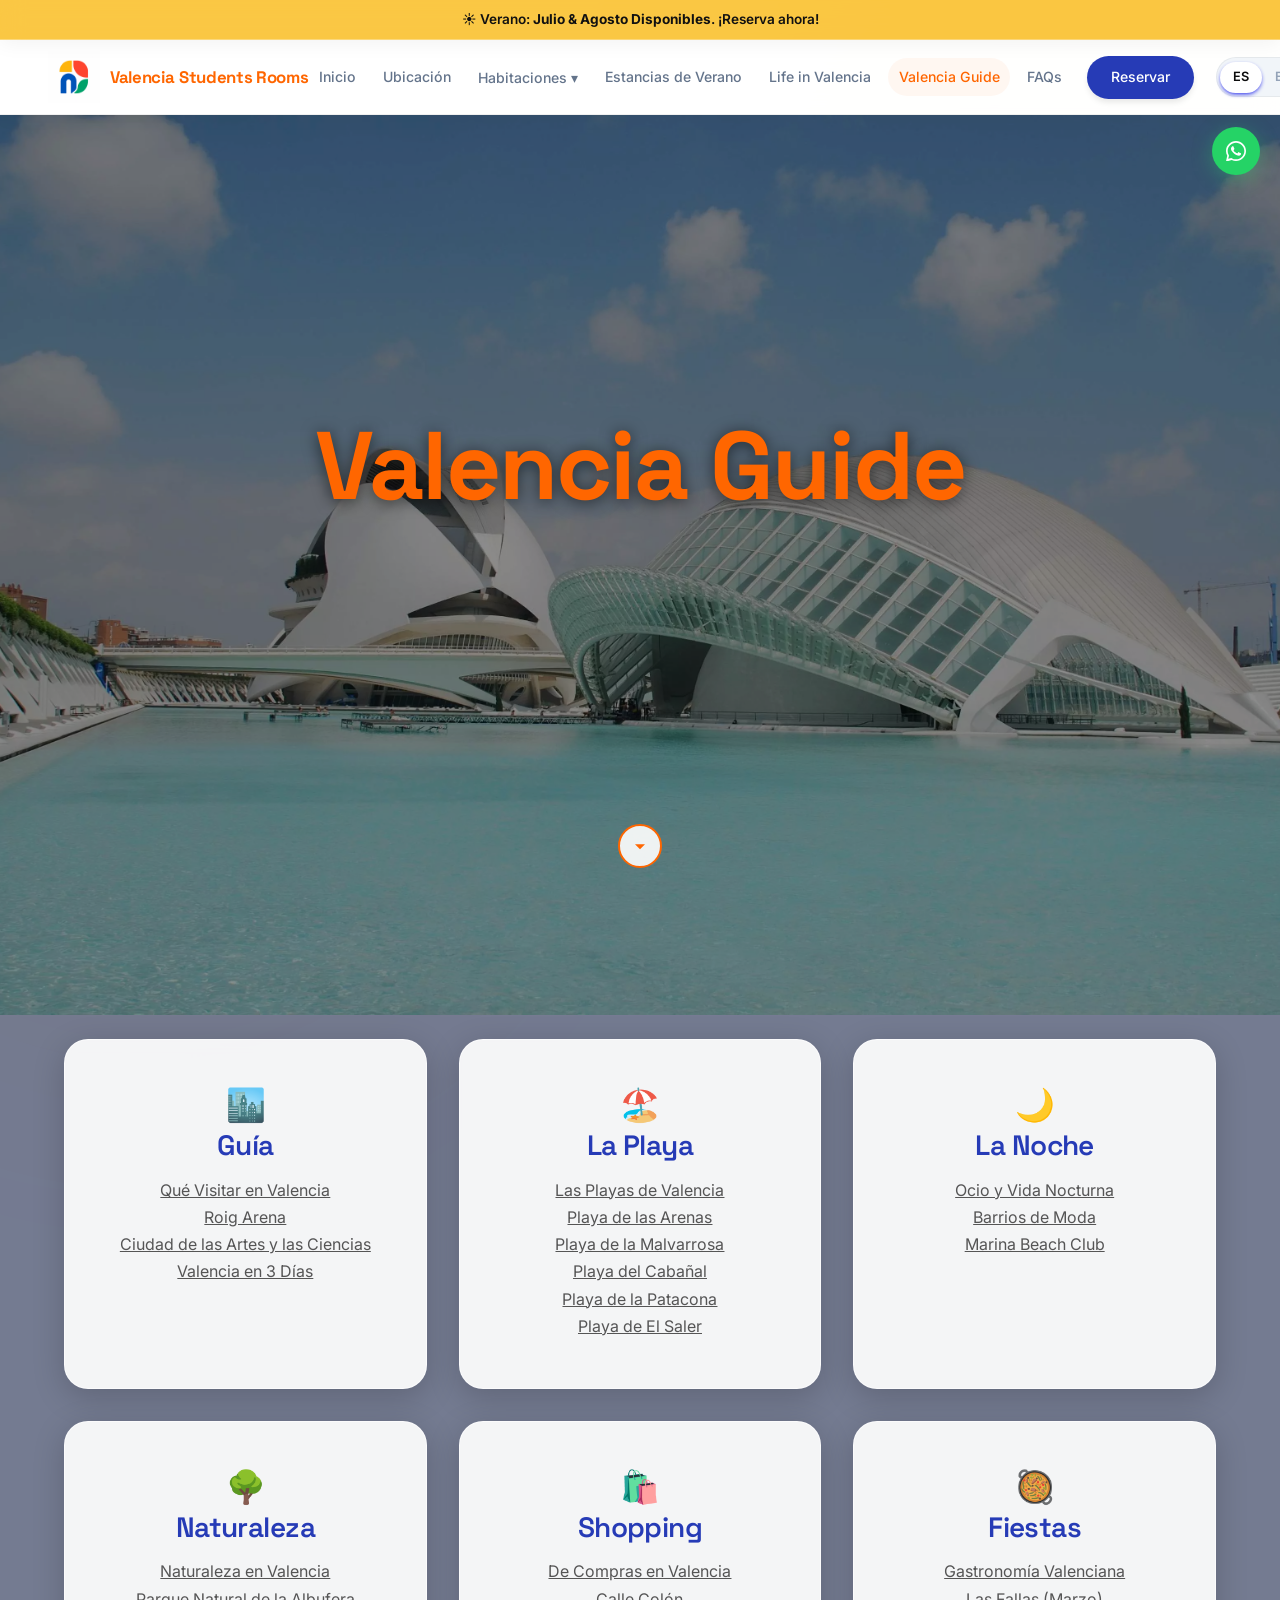
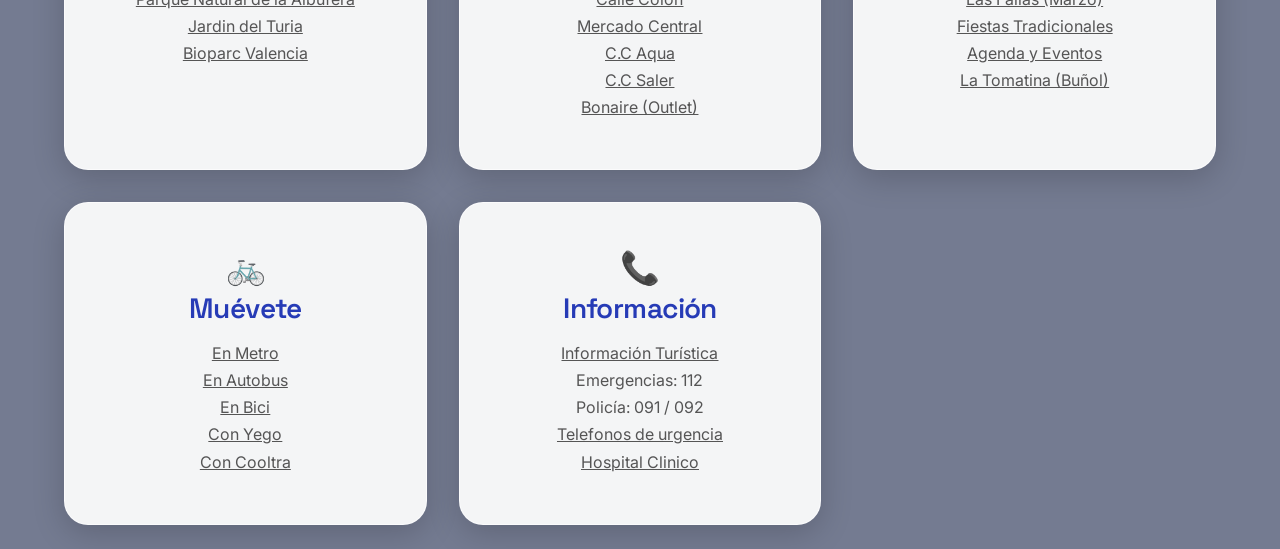
<file: vivir-valencia.html>
<!DOCTYPE html>
<html lang="es">

<head>
    <meta charset="UTF-8">
    <meta name="viewport" content="width=device-width, initial-scale=1.0">
    <title>Valencia Guide | Guía para Estudiantes</title>
    <meta name="description"
        content="Guía para vivir en Valencia como estudiante. Descubre la ciudad, playas, ocio, transporte y todo lo que necesitas saber.">
    <link rel="stylesheet" href="styles.css">
    <script src="script.js" defer></script>
</head>

<body>
    <div class="blob blob-1"></div>
    <div class="blob blob-2"></div>

    <div class="top-bar">
        <span id="top-bar-text">☀️ Verano: <strong>Julio & Agosto Disponibles</strong>. ¡Reserva ahora!</span>
    </div>

    <nav class="navbar">
        <div class="nav-inner">
            <a href="index.html" class="logo-link" aria-label="Valencia Students Rooms – Inicio"><img src="logo.png"
                    alt="Xuquer Living" class="logo-img"><span class="logo-text"><span
                        class="logo-text-name">Valencia</span><span class="logo-text-tagline">Students
                        Rooms</span></span></a>
            <div class="nav-links">
                <a href="index.html" id="nav-home">Inicio</a>
                <a href="ubicacion.html" id="nav-loc">Ubicación</a>
                <div class="dropdown-container">
                    <a href="habitaciones.html" id="nav-rooms">Habitaciones ▾</a>
                    <div class="dropdown-menu">
                        <a href="habitaciones.html" class="dropdown-item" data-tr="dropdownRooms">🛏️ Habitaciones</a>
                        <a href="zonas-comunes.html" class="dropdown-item" data-tr="dropdownCommon">🛋️ Zonas Comunes</a>
                    </div>
                </div>
                <a href="verano.html" id="nav-summer">Estancias de Verano</a>
                <a href="blog.html" id="nav-blog">Life in Valencia</a>
                <a href="vivir-valencia.html" class="active" id="nav-life">Valencia Guide</a>
                <a href="faqs.html" id="nav-faqs">FAQs</a>
                <a href="contacto.html" class="btn btn-primary" id="nav-book">Reservar</a>

                <div class="lang-toggle">
                    <div class="lang-opt active" data-lang="es">ES</div>
                    <div class="lang-opt" data-lang="en">EN</div>
                </div>
            </div>
            <div class="mobile-toggle">☰</div>
        </div>
    </nav>

    <div class="vivir-hero">
        <div class="vivir-hero-overlay">
            <h1 id="life-title">Valencia Guide</h1>
        </div>
    </div>

    <!-- Scroll Down Arrow -->
    <div class="scroll-arrow" id="scrollArrow" onclick="scrollToNext()">
        <svg xmlns="http://www.w3.org/2000/svg" viewBox="0 0 24 24">
            <path d="M12 16l-6-6h12z" />
        </svg>
    </div>

    <main class="vivir-cards-bg">
        <div class="vivir-bg-overlay"></div>
        <div class="container section" style="position:relative; z-index:1; padding-top: 1.5rem; padding-bottom: 1.5rem;">

            <div style="display: grid; grid-template-columns: repeat(auto-fill, minmax(300px, 1fr)); gap: 2rem;">

                <div class="card">
                    <h3 id="life-city-title"><span style="display:block;font-size:2rem;margin-bottom:0.4rem;">🏙️</span>Guía</h3>
                    <ul style="margin-top: 1rem; color: #555;">
                        <li><a href="https://www.visitvalencia.com/" id="life-city-link-1" target="_blank"
                                style="text-decoration:underline;">Qué
                                Visitar en Valencia</a></li>
                        <li><a href="https://www.roigarena.com/es/" target="_blank"
                                style="text-decoration:underline;">Roig
                                Arena</a></li>
                        <li><a href="https://www.cac.es/" target="_blank" style="text-decoration:underline;">Ciudad de
                                las
                                Artes y las Ciencias</a>
                        </li>
                        <li><a href="https://www.visitvalencia.com/que-ver-valencia/valencia-en-tres-dias"
                                id="life-city-link-2" target="_blank" style="text-decoration:underline;">Valencia en 3
                                Días</a></li>
                    </ul>
                </div>

                <div class="card">
                    <h3 id="life-beach-title"><span style="display:block;font-size:2rem;margin-bottom:0.4rem;">🏖️</span>La Playa</h3>
                    <ul style="margin-top: 1rem; color: #555;">
                        <li><a href="https://www.visitvalencia.com/que-ver-valencia/playas-de-valencia"
                                id="life-beach-link-1" target="_blank" style="text-decoration:underline;">Las Playas de
                                Valencia</a></li>
                        <li><a href="https://www.visitvalencia.com/que-ver-valencia/playas-de-valencia/playas-urbanas/playa-de-el-cabanyal-las-arenas"
                                id="life-beach-link-2" target="_blank" style="text-decoration:underline;">Playa de las Arenas</a></li>
                        <li><a href="https://www.visitvalencia.com/que-ver-valencia/playas-de-valencia/playas-urbanas/playa-la-malvarrosa"
                                id="life-beach-link-3" target="_blank" style="text-decoration:underline;">Playa de la Malvarrosa</a></li>
                        <li><a href="https://www.visitvalencia.com/que-ver-valencia/playas-de-valencia/playas-urbanas/playa-de-el-cabanyal-las-arenas"
                                id="life-beach-link-4" target="_blank" style="text-decoration:underline;">Playa del Cabañal</a></li>
                        <li><a href="https://www.visitvalencia.com/que-ver-valencia/playas-de-valencia/playa-patacona"
                                id="life-beach-link-5" target="_blank" style="text-decoration:underline;">Playa de la Patacona</a></li>
                        <li><a href="https://www.visitvalencia.com/que-ver-valencia/playas-de-valencia/playas-en-los-alrededores-de-valencia/playa-el-saler"
                                id="life-beach-link-6" target="_blank" style="text-decoration:underline;">Playa de El Saler</a></li>
                    </ul>
                </div>

                <div class="card">
                    <h3 id="life-night-title"><span style="display:block;font-size:2rem;margin-bottom:0.4rem;">🌙</span>La Noche</h3>
                    <ul style="margin-top: 1rem; color: #555;">
                        <li><a href="https://www.visitvalencia.com/que-hacer-valencia/ocio" id="life-night-link-1"
                                target="_blank" style="text-decoration:underline;">Ocio y Vida Nocturna</a></li>
                        <li><a href="https://planvalencia.com/valencia-de-noche-vida-nocturna-y-ocio-para-disfrutar-al-maximo/"
                                id="life-night-link-2" target="_blank" style="text-decoration:underline;">Barrios de
                                Moda</a></li>
                        <li><a href="https://www.marinabeachclub.com/" target="_blank"
                                style="text-decoration:underline;">Marina Beach Club</a></li>
                    </ul>
                </div>

                <div class="card">
                    <h3 id="life-poi-title"><span style="display:block;font-size:2rem;margin-bottom:0.4rem;">🌳</span>Naturaleza</h3>
                    <ul style="margin-top: 1rem; color: #555;">
                        <li><a href="https://www.visitvalencia.com/que-hacer-valencia/naturaleza-en-valencia"
                                id="life-poi-link-1" target="_blank" style="text-decoration:underline;">Naturaleza en
                                Valencia</a></li>
                        <li><a href="https://albufera.valencia.es/" target="_blank"
                                style="text-decoration:underline;">Parque Natural de la Albufera</a></li>
                        <li><a href="https://www.visitvalencia.com/que-ver-valencia/jardines-del-turia" target="_blank"
                                style="text-decoration:underline;">Jardin del Turia</a></li>
                        <li><a href="https://www.bioparcvalencia.es/" target="_blank"
                                style="text-decoration:underline;">Bioparc Valencia</a></li>
                    </ul>
                </div>

                <div class="card">
                    <h3 id="life-shop-title"><span style="display:block;font-size:2rem;margin-bottom:0.4rem;">🛍️</span>Shopping</h3>
                    <ul style="margin-top: 1rem; color: #555;">
                        <li><a href="https://www.visitvalencia.com/que-hacer-valencia/de-compras-en-valencia"
                                id="life-shop-link-1" target="_blank" style="text-decoration:underline;">De Compras en
                                Valencia</a></li>
                        <li><a href="https://es.wikipedia.org/wiki/Calle_de_Colón_(Valencia)" target="_blank"
                                style="text-decoration:underline;">Calle Colón</a></li>
                        <li><a href="https://www.mercadocentralvalencia.es/" target="_blank"
                                style="text-decoration:underline;">Mercado Central</a></li>
                        <li><a href="https://aqua-multiespacio.com/" target="_blank"
                                style="text-decoration:underline;">C.C
                                Aqua</a></li>
                        <li><a href="https://www.ccsaler.com/ES" target="_blank" style="text-decoration:underline;">C.C
                                Saler</a></li>
                        <li><a href="https://www.bonaire.es/" target="_blank" style="text-decoration:underline;">Bonaire
                                (Outlet)</a></li>
                    </ul>
                </div>

                <div class="card">
                    <h3 id="life-secret-title"><span style="display:block;font-size:2rem;margin-bottom:0.4rem;">🥘</span>Fiestas</h3>
                    <ul style="margin-top: 1rem; color: #555;">
                        <li><a href="https://www.visitvalencia.com/que-hacer-valencia/gastronomia/que-comer-valencia"
                                id="life-secret-link-1" target="_blank" style="text-decoration:underline;">Gastronomía
                                Valenciana</a></li>
                        <li><a href="https://www.fallas.com/" target="_blank" style="text-decoration:underline;">Las
                                Fallas
                                (Marzo)</a></li>
                        <li><a href="https://www.visitvalencia.com/agenda-valencia/fiestas" id="life-secret-link-3"
                                target="_blank" style="text-decoration:underline;">Fiestas Tradicionales</a></li>
                        <li><a href="https://www.valencia.es/es/agenda" id="life-secret-link-4" target="_blank"
                                style="text-decoration:underline;">Agenda y Eventos</a></li>
                        <li><a href="https://latomatina.info/" target="_blank" style="text-decoration:underline;">La
                                Tomatina (Buñol)</a></li>
                    </ul>
                </div>

                <div class="card">
                    <h3 id="life-move-title"><span style="display:block;font-size:2rem;margin-bottom:0.4rem;">🚲</span>Muévete</h3>
                    <ul style="margin-top: 1rem; color: #555;">
                        <li><a href="https://www.metrovalencia.es/" id="life-move-link-1" target="_blank"
                                style="text-decoration:underline;">En
                                Metro</a></li>
                        <li><a href="https://www.emtvalencia.es/" id="life-move-link-2" target="_blank"
                                style="text-decoration:underline;">En
                                Autobus</a></li>
                        <li><a href="https://www.valenbisi.es/" id="life-move-link-3" target="_blank"
                                style="text-decoration:underline;">En
                                Bici</a></li>
                        <li><a href="https://www.rideyego.com/es/ciudades/valencia/" id="life-move-link-4"
                                target="_blank" style="text-decoration:underline;">Con Yego</a></li>
                        <li><a href="https://www.cooltra.com/es/valencia/" id="life-move-link-5" target="_blank"
                                style="text-decoration:underline;">Con Cooltra</a></li>
                    </ul>
                </div>

                <div class="card">
                    <h3 id="life-phone-title"><span style="display:block;font-size:2rem;margin-bottom:0.4rem;">📞</span>Información</h3>
                    <ul style="margin-top: 1rem; color: #555;">
                        <li><a href="https://www.visitvalencia.com/planifica-tu-viaje-a-valencia/oficinas-de-turismo-valencia"
                                id="life-phone-link-1" target="_blank" style="text-decoration:underline;">Información
                                Turística</a></li>
                        <li id="life-phone-emergency">Emergencias: 112</li>
                        <li id="life-phone-police">Policía: 091 / 092</li>
                        <li><a href="https://www.valencia.es/cas/atencion-ciudadana-covid-19/-/content/tel%C3%A9fonos-de-urgencia-en-la-ciudad-de-valencia"
                                id="life-phone-link-2" target="_blank" style="text-decoration:underline;">Telefonos de
                                urgencia</a></li>
                        <li><a href="https://www.google.com/maps/place/Hospital+Cl%C3%ADnico+Universitario+de+Valencia/@39.4786824,-0.3638653,16z/data=!3m2!4b1!5s0xd6048a442228c23:0xadd8ba9c5a89dfa9!4m6!3m5!1s0xd6048a470403373:0x22bf10f332155e7a!8m2!3d39.4786783!4d-0.3612904!16s%2Fg%2F1211jj37?entry=ttu&g_ep=EgoyMDI2MDIwMS4wIKXMDSoASAFQAw%3D%3D"
                                target="_blank" style="text-decoration:underline;">Hospital Clinico</a></li>
                    </ul>
                </div>

            </div>
        </div>
    </main>

    <style>
        html {
            scroll-behavior: smooth;
        }

        .vivir-cards-bg {
            position: relative;
            background-image: url('https://upload.wikimedia.org/wikipedia/commons/thumb/a/a1/Reflejos_en_la_ciudad_de_las_artes_y_ciencias%2C_Valencia..JPG/1920px-Reflejos_en_la_ciudad_de_las_artes_y_ciencias%2C_Valencia..JPG');
            background-size: cover;
            background-position: center;
            background-attachment: fixed;
        }

        .vivir-bg-overlay {
            position: absolute;
            inset: 0;
            background: rgba(10, 20, 60, 0.55);
            pointer-events: none;
        }

        .vivir-cards-bg .card {
            background: rgba(255, 255, 255, 0.92);
            backdrop-filter: blur(6px);
            -webkit-backdrop-filter: blur(6px);
            border: 1px solid rgba(255, 255, 255, 0.6);
            box-shadow: 0 8px 32px rgba(0, 0, 0, 0.18);
            text-align: center;
        }
        .vivir-cards-bg .card ul {
            list-style: none;
            padding: 0;
        }

        .scroll-arrow {
            position: fixed;
            bottom: 2rem;
            left: 50%;
            transform: translateX(-50%);
            width: 44px;
            height: 44px;
            background: rgba(255, 255, 255, 0.9);
            border: 2px solid #FF6600;
            border-radius: 50%;
            display: flex;
            align-items: center;
            justify-content: center;
            cursor: pointer;
            z-index: 100;
            transition: all 0.3s ease;
            animation: bounce 2s infinite;
        }

        .scroll-arrow:hover {
            background: #FF6600;
            border-color: #FF6600;
            transform: translateX(-50%) scale(1.1);
        }

        .scroll-arrow:hover svg { fill: white; }

        .scroll-arrow svg {
            width: 20px;
            height: 20px;
            fill: #FF6600;
        }

        @keyframes bounce {
            0%, 100% { transform: translateX(-50%) translateY(0); }
            50%       { transform: translateX(-50%) translateY(6px); }
        }

        @media (max-width: 1024px) {
            .scroll-arrow { display: none !important; }
        }
    </style>

    <script>
        function scrollToNext() {
            const main = document.querySelector('.vivir-cards-bg');
            if (main) main.scrollIntoView({ behavior: 'smooth' });
        }
    </script>

    <a id="wa-float-btn" href="https://wa.me/34624550085" target="_blank" class="wa-float-btn">
        <svg xmlns="http://www.w3.org/2000/svg" width="20" height="20" viewBox="0 0 24 24" fill="white">
            <path
                d="M17.472 14.382c-.297-.149-1.758-.867-2.03-.967-.273-.099-.471-.148-.67.15-.197.297-.767.966-.94 1.164-.173.199-.347.223-.644.075-.297-.15-1.255-.463-2.39-1.475-.883-.788-1.48-1.761-1.653-2.059-.173-.297-.018-.458.13-.606.134-.133.298-.347.446-.52.149-.174.198-.298.298-.497.099-.198.05-.371-.025-.52-.075-.149-.669-1.612-.916-2.207-.242-.579-.487-.5-.669-.51-.173-.008-.371-.01-.57-.01-.198 0-.52.074-.792.372-.272.297-1.04 1.016-1.04 2.479 0 1.462 1.065 2.875 1.213 3.074.149.198 2.096 3.2 5.077 4.487.709.306 1.262.489 1.694.625.712.227 1.36.195 1.871.118.571-.085 1.758-.719 2.006-1.413.248-.694.248-1.289.173-1.413-.074-.124-.272-.198-.57-.347z" />
            <path
                d="M12 0C5.373 0 0 5.373 0 12c0 2.116.553 4.103 1.522 5.83L.057 23.882a.5.5 0 0 0 .61.637l6.264-1.643A11.94 11.94 0 0 0 12 24c6.627 0 12-5.373 12-12S18.627 0 12 0zm0 22a9.944 9.944 0 0 1-5.17-1.448l-.37-.22-3.828 1.004 1.018-3.717-.242-.38A9.944 9.944 0 0 1 2 12C2 6.478 6.478 2 12 2s10 4.478 10 10-4.478 10-10 10z" />
        </svg>

    </a>

</body>

</html>
</file>
<file: styles.css>
/* 
   Valencia Students Rooms - Final V5 Polished (Creative)
   Style: Ultra-Premium, Airy, Perfect Alignment, Glassmorphism
*/

@import url('https://fonts.googleapis.com/css2?family=Space+Grotesk:wght@300;400;500;700&family=Inter:wght@300;400;500;600&display=swap');

:root {
    --bg-color: #f8f9fa;
    --text-color: #0c0c0d;
    --text-light: #64748b;
    --card-bg: rgba(255, 255, 255, 0.8);

    /* Brand Colors - Valencia CF Orange */
    --accent: #FF6600;
    /* Valencia Orange */
    --accent-dark: #E65500;
    /* Deep Orange */
    --success: #10b981;
    /* Emerald */
    --warm: #f59e0b;
    /* Amber */

    /* Gradients */
    --accent-gradient: linear-gradient(135deg, #FF6600 0%, #FF8833 100%);
    --warm-gradient: linear-gradient(135deg, #fbbf24 0%, #d97706 100%);

    --radius: 24px;
    --radius-sm: 12px;

    --shadow-sm: 0 4px 6px -1px rgba(0, 0, 0, 0.02), 0 2px 4px -1px rgba(18, 22, 240, 0.932);
    --shadow-md: 0 10px 15px -3px rgba(0, 0, 0, 0.05), 0 4px 6px -2px rgba(0, 0, 0, 0.02);
    --shadow-lg: 0 20px 25px -5px rgba(0, 0, 0, 0.05), 0 10px 10px -5px rgba(0, 0, 0, 0.02);
    --shadow-hover: 0 25px 50px -12px rgba(255, 102, 0, 0.25);

    --font-heading: 'Space Grotesk', sans-serif;
    --font-body: 'Inter', sans-serif;

    --transition: all 0.3s cubic-bezier(0.4, 0, 0.2, 1);
}

* {
    box-sizing: border-box;
    margin: 0;
    padding: 0;
}

body {
    background-color: var(--bg-color);
    color: var(--text-color);
    font-family: var(--font-body);
    line-height: 1.7;
    overflow-x: hidden;
    font-size: 16px;
}

a {
    text-decoration: none;
    color: inherit;
    transition: var(--transition);
}

img {
    width: 100%;
    display: block;
    object-fit: cover;
}

ul {
    list-style: none;
}

/* --- BACKGROUND FX --- */
.blob {
    position: fixed;
    width: 800px;
    height: 800px;
    background: var(--accent-gradient);
    filter: blur(120px);
    opacity: 0.08;
    border-radius: 50%;
    z-index: -1;
    animation: blobFloat 20s infinite alternate cubic-bezier(0.4, 0, 0.2, 1);
    pointer-events: none;
}

.blob-1 {
    top: -20%;
    right: -20%;
}

.blob-2 {
    bottom: -20%;
    left: -20%;
    background: var(--warm-gradient);
    opacity: 0.05;
}

@keyframes blobFloat {
    0% {
        transform: translate(0, 0) scale(1);
    }

    100% {
        transform: translate(50px, 80px) scale(1.1);
    }
}

/* --- TYPOGRAPHY --- */
h1,
h2,
h3,
h4,
h5 {
    font-family: var(--font-heading);
    color: #263bb6;
    line-height: 1.1;
    margin-bottom: 1rem;
    letter-spacing: -0.02em;
}

h1 {
    font-size: clamp(3.5rem, 6vw, 5rem);
    font-weight: 700;
}

h2 {
    font-size: clamp(2.5rem, 5vw, 3.5rem);
    font-weight: 700;
    margin-bottom: 2rem;
}

h3 {
    font-size: 1.75rem;
    font-weight: 600;
}

p {
    color: var(--text-light);
    margin-bottom: 1.5rem;
    font-size: 1.05rem;
}

/* --- LAYOUT --- */
.container {
    width: 90%;
    max-width: 1300px;
    margin: 0 auto;
    padding: 0 1rem;
}

.section {
    padding: 4rem 0;
    position: relative;
}

.grid {
    display: grid;
    gap: 4rem;
}

/* --- COMPONENTS: HEADER & NAV --- */

/* Semi-transparent Glass Top Bar */
.top-bar {
    background: rgba(251, 191, 36, 0.85);
    /* Semi-transparent Amber */
    color: #111;
    text-align: center;
    padding: 0.5rem;
    font-size: 0.85rem;
    font-weight: 600;
    font-family: var(--font-body);
    box-shadow: 0 4px 20px rgba(0, 0, 0, 0.05);
    position: relative;
    z-index: 2001;
    backdrop-filter: blur(12px);
    -webkit-backdrop-filter: blur(12px);
    border-bottom: 1px solid rgba(255, 255, 255, 0.3);
}

.navbar {
    position: sticky;
    top: 0;
    z-index: 1000;
    padding: 0;
    pointer-events: none;
    width: 100%;
}

.nav-inner {
    pointer-events: auto;
    background: rgba(255, 255, 255, 0.95);
    backdrop-filter: blur(16px);
    -webkit-backdrop-filter: blur(16px);
    border: none;
    border-bottom: 1px solid rgba(0, 0, 0, 0.06);
    box-shadow: 0 2px 20px rgba(0, 0, 0, 0.04);
    border-radius: 0;
    padding: 0.7rem 3rem;
    display: flex;
    justify-content: space-between;
    align-items: center;
    max-width: 100%;
    margin: 0;
}

/* --- LOGO --- */
.logo-link {
    display: flex;
    align-items: center;
    gap: 10px;
    text-decoration: none;
    flex-shrink: 0;
}

.logo-img {
    height: 52px;
    width: auto;
    display: block;
}

.logo-text {
    display: flex;
    flex-direction: row;
    align-items: center;
    gap: 0.3em;
    line-height: 1.1;
}

.logo-text-name {
    font-family: var(--font-heading);
    font-weight: 700;
    font-size: 1.05rem;
    color: var(--accent);
    letter-spacing: -0.02em;
}

.logo-text-tagline {
    font-family: var(--font-heading);
    font-weight: 700;
    font-size: 1.05rem;
    color: var(--accent);
    letter-spacing: -0.02em;
    text-transform: none;
}

.nav-links {
    display: flex;
    gap: 0.4rem;
    align-items: center;
}

.nav-links a {
    font-size: 0.88rem;
    font-weight: 500;
    color: var(--text-light);
    padding: 0.45rem 0.65rem;
    border-radius: 50px;
    transition: all 0.2s ease;
    white-space: nowrap;
}

.nav-links a:hover,
.nav-links a.active {
    color: var(--accent);
    background: rgba(255, 102, 0, 0.05);
}

.nav-links .btn {
    padding: 0.6rem 1.5rem;
    color: white;
    margin-left: 0.5rem;
}

/* --- LANGUAGE TOGGLE --- */
.lang-toggle {
    display: flex;
    align-items: center;
    background: #f1f5f9;
    padding: 0.2rem;
    border-radius: 50px;
    cursor: pointer;
    margin-left: 1rem;
    border: 1px solid rgba(0, 0, 0, 0.05);
}

.lang-opt {
    padding: 0.3rem 0.8rem;
    border-radius: 50px;
    font-size: 0.8rem;
    font-weight: 600;
    color: #94a3b8;
    transition: var(--transition);
}

.lang-opt.active {
    background: white;
    color: var(--text-color);
    box-shadow: var(--shadow-sm);
}

/* --- DROPDOWNS --- */
.dropdown-container {
    position: relative;
}

.dropdown-menu {
    position: absolute;
    top: 100%;
    left: 0;
    transform: translateY(10px);
    background: white;
    min-width: 220px;
    border-radius: 16px;
    box-shadow: 0 20px 40px -5px rgba(0, 0, 0, 0.1);
    padding: 0.5rem;
    opacity: 0;
    visibility: hidden;
    transition: all 0.2s ease;
    border: 1px solid rgba(0, 0, 0, 0.05);
}

.dropdown-container:hover .dropdown-menu {
    opacity: 1;
    visibility: visible;
    transform: translateY(0);
}

.dropdown-item {
    display: block;
    padding: 0.8rem 1rem;
    color: var(--text-color);
    border-radius: 10px;
    width: 100%;
    text-align: left;
}

.dropdown-item:hover {
    background: #f8fafc;
    color: var(--accent);
}

/* --- BUTTONS --- */
.btn {
    display: inline-flex;
    align-items: center;
    justify-content: center;
    padding: 1rem 2.5rem;
    border-radius: 100px;
    font-weight: 600;
    font-size: 1rem;
    cursor: pointer;
    transition: var(--transition);
    border: none;
    font-family: var(--font-display);
}

.btn-primary {
    background: #263bb6;
    color: white !important;
    box-shadow: 0 4px 6px -1px rgba(0, 0, 0, 0.1);
}

.btn-primary:hover {
    background: var(--accent);
    transform: translateY(-2px);
    box-shadow: 0 10px 20px -5px rgba(255, 102, 0, 0.4);
}

.btn-secondary {
    background: white;
    color: var(--text-color);
    border: 1px solid rgba(0, 0, 0, 0.1);
}

.btn-secondary:hover {
    border-color: var(--accent);
    color: var(--accent);
    transform: translateY(-2px);
}

/* --- HERO & CARDS --- */
.hero {
    padding-top: 1rem;
    min-height: auto;
    display: flex;
    align-items: center;
}

.card {
    background: rgba(255, 255, 255, 0.7);
    backdrop-filter: blur(10px);
    border: 1px solid rgba(255, 255, 255, 0.8);
    border-radius: var(--radius);
    padding: 3rem;
    box-shadow: var(--shadow-sm);
    transition: var(--transition);
}

.card:hover {
    transform: translateY(-5px);
    background: rgba(255, 255, 255, 0.95);
    box-shadow: var(--shadow-lg);
    border-color: white;
}

.room-img-container {
    border-radius: var(--radius);
    overflow: hidden;
    position: relative;
    box-shadow: var(--shadow-md);
    transition: var(--transition);
}

.room-img-container:hover {
    transform: scale(1.02);
}

.tag-overlay {
    position: absolute;
    top: 1.5rem;
    left: 1.5rem;
    background: rgba(255, 255, 255, 0.95);
    backdrop-filter: blur(4px);
    padding: 0.6rem 1.2rem;
    border-radius: 100px;
    font-weight: 700;
    font-size: 0.8rem;
    color: var(--accent);
    box-shadow: 0 4px 12px rgba(0, 0, 0, 0.1);
    z-index: 10;
}

/* --- BADGES --- */
.badge {
    display: inline-flex;
    align-items: center;
    padding: 0.5rem 1rem;
    background: white;
    border: 1px solid rgba(0, 0, 0, 0.05);
    border-radius: 50px;
    font-size: 0.85rem;
    font-weight: 600;
    color: var(--text-color);
    box-shadow: var(--shadow-sm);
    gap: 0.5rem;
}

/* --- FORM & INPUTS --- */
input,
select,
textarea {
    width: 100%;
    padding: 1.2rem;
    background: white;
    border: 1px solid #e2e8f0;
    border-radius: 12px;
    font-family: inherit;
    font-size: 1rem;
    transition: var(--transition);
    color: var(--text-color);
}

input:focus,
select:focus,
textarea:focus {
    outline: none;
    border-color: var(--accent);
    box-shadow: 0 0 0 4px rgba(255, 102, 0, 0.1);
}

label {
    font-weight: 600;
    margin-bottom: 0.5rem;
    display: block;
    font-size: 0.9rem;
}

.form-grid {
    display: grid;
    grid-template-columns: 1fr 1fr;
    gap: 1.5rem;
    margin-bottom: 1.5rem;
}

/* --- FAQ --- */
.faq-item {
    background: white;
    margin-bottom: 1rem;
    border-radius: 16px;
    padding: 1.5rem;
    cursor: pointer;
    border: 1px solid transparent;
    transition: var(--transition);
}

.faq-item:hover {
    border-color: var(--accent);
    transform: translateX(5px);
}

.faq-question {
    display: flex;
    justify-content: space-between;
    font-weight: 600;
    font-size: 1.1rem;
}

.faq-answer {
    max-height: 0;
    overflow: hidden;
    transition: all 0.4s ease;
    opacity: 0;
}

.faq-item.active .faq-answer {
    max-height: 200px;
    margin-top: 1rem;
    opacity: 1;
    color: var(--text-light);
}

/* --- BENTO GRID SYSTEM --- */
.bento-grid {
    display: grid;
    grid-template-columns: repeat(3, 1fr);
    gap: 2rem;
}

.span-2 {
    grid-column: span 2;
}

.span-3 {
    grid-column: span 3;
}

/* --- RESPONSIVE --- */
.mobile-toggle {
    display: none;
    font-size: 1.5rem;
    cursor: pointer;
}

@media (max-width: 1024px) {
    .nav-inner {
        width: 100%;
        padding: 0.8rem 1rem;
        border-radius: 0;
    }

    .nav-links {
        display: none;
        position: absolute;
        top: 100%;
        left: 0;
        width: 100%;
        background: white;
        padding: 2rem;
        border-radius: 20px;
        box-shadow: var(--shadow-lg);
        flex-direction: column;
        align-items: flex-start;
        margin-top: 1rem;
    }

    .nav-links.active {
        display: flex;
    }

    /* Dropdown: oculto por defecto en mobile, se abre con clase .open */
    .dropdown-container {
        width: 100%;
    }

    .dropdown-menu {
        position: static;
        transform: none;
        box-shadow: none;
        border: 1px solid #eee;
        border-radius: 10px;
        opacity: 1;
        visibility: visible;
        display: none;
        margin: 0.4rem 0 0.4rem 0;
        width: 100%;
        min-width: unset;
    }

    .dropdown-container.open .dropdown-menu {
        display: block;
    }

    /* Indicador visual de que el link tiene sub-menú */
    .dropdown-container > a {
        cursor: pointer;
        width: 100%;
    }

    .mobile-toggle {
        display: block;
    }

    .grid {
        grid-template-columns: 1fr !important;
    }

    .form-grid {
        grid-template-columns: 1fr;
    }

    .bento-grid {
        grid-template-columns: 1fr;
    }

    h1 {
        font-size: 3rem;
    }

    .blob {
        display: none;
    }

    .hero {
        padding-top: 2rem;
        text-align: center;
        justify-content: center;
    }

    .hero .grid {
        gap: 3rem;
    }

    .nav-links .btn {
        width: 100%;
        margin: 0;
        text-align: center;
    }

    .nav-links a.btn-primary,
    .nav-links a.btn-primary.active {
        background: #263bb6 !important;
        color: white !important;
        border-radius: 100px;
        padding: 0.75rem 1.5rem;
    }

    .nav-links a.btn-primary:hover,
    .nav-links a.btn-primary.active:hover {
        background: var(--accent) !important;
    }
}

/* ══════════════════════════════════════════════════════════════
   MOBILE — diseño optimizado para pantallas ≤ 767px
   ══════════════════════════════════════════════════════════════ */
@media (max-width: 767px) {

    /* ── Tipografía ─────────────────────────────────────────── */
    h1 {
        font-size: 2rem !important;
        line-height: 1.2;
        letter-spacing: -0.01em;
    }

    h2 {
        font-size: 1.65rem;
        line-height: 1.25;
        margin-bottom: 1rem;
    }

    h3 {
        font-size: 1.2rem;
        line-height: 1.3;
    }

    p {
        font-size: 1rem;
        line-height: 1.7;
        margin-bottom: 1.1rem;
    }

    /* ── Layout general ─────────────────────────────────────── */
    .section {
        padding: 2.5rem 0;
    }

    .container {
        width: 95%;
        padding: 0 0.75rem;
    }

    .grid {
        gap: 1.5rem !important;
    }

    /* ── Tarjetas ───────────────────────────────────────────── */
    .card {
        padding: 1.25rem !important;
        border-radius: 16px;
    }

    /* ── Top bar ────────────────────────────────────────────── */
    .top-bar {
        font-size: 0.78rem;
        padding: 0.4rem 0.5rem;
        line-height: 1.4;
    }

    /* ── Botones ────────────────────────────────────────────── */
    .btn {
        padding: 0.85rem 1.6rem;
        font-size: 0.92rem;
    }

    /* ── Hero (index.html) ──────────────────────────────────── */
    .hero {
        min-height: auto;
        padding: 1.5rem 0 2.5rem;
    }

    /* Imagen del hero: altura contenida, sin rotación, imagen primero */
    .hero .room-img-container {
        height: 260px !important;
        transform: none !important;
        border-radius: 16px;
        order: -1;
    }

    /* Ocultar la tarjeta flotante superpuesta dentro de la imagen del hero */
    .hero .room-img-container > div {
        display: none !important;
    }

    /* Badges de características */
    .badge {
        font-size: 0.78rem;
        padding: 0.35rem 0.65rem;
    }

    /* ── Imágenes en secciones ─────────────────────────────── */
    .room-img-container {
        height: 230px !important;
    }

    .room-img-container img {
        height: 100%;
        object-fit: cover;
    }

    /* ── Bento grid ─────────────────────────────────────────── */
    .bento-grid {
        gap: 0.9rem;
    }

    /* ── Formulario ─────────────────────────────────────────── */
    input,
    select,
    textarea {
        padding: 0.95rem 1rem;
        font-size: 0.95rem;
    }

    .form-grid {
        gap: 1rem;
    }

    /* ── Tag overlay en imágenes ────────────────────────────── */
    .tag-overlay {
        top: 0.75rem;
        left: 0.75rem;
        padding: 0.4rem 0.85rem;
        font-size: 0.75rem;
    }
}

/* ===== Botón flotante WhatsApp ===== */
.wa-float-btn {
    position: fixed;
    top: 90px;
    right: 20px;
    z-index: 1500;
    display: flex;
    align-items: center;
    justify-content: center;
    width: 48px;
    height: 48px;
    background: #25D366;
    border-radius: 50%;
    text-decoration: none;
    box-shadow: 0 4px 20px rgba(37, 211, 102, 0.35);
    transition: top 0.3s ease, opacity 0.3s ease;
}
.wa-float-btn:hover {
    background: #1ebe5d;
    box-shadow: 0 6px 30px rgba(37, 211, 102, 0.5);
}

/* ===== Bootstrap accordion theme overrides ===== */
.accordion-item {
    background: white;
    border: 1px solid #e2e8f0;
    border-radius: var(--radius-sm) !important;
    margin-bottom: 0.75rem;
    overflow: hidden;
}
.accordion-button {
    font-family: var(--font-heading);
    font-weight: 600;
    font-size: 1.05rem;
    color: #263bb6;
    background: white;
}
.accordion-button:not(.collapsed) {
    background: rgba(255,102,0,0.06);
    color: var(--accent);
    box-shadow: none;
}
.accordion-button:focus { box-shadow: 0 0 0 3px rgba(255,102,0,0.2); }
.accordion-body p { color: #555; font-size: 1.05rem; line-height: 1.7; margin-bottom: 0.5rem; }
.accordion-body p:last-child { margin-bottom: 0; }
.faq-section-header { padding: 1.5rem 0 0.5rem; }
.faq-section-header h3 {
    color: var(--accent);
    font-size: 1.4rem;
    padding-bottom: 0.5rem;
    border-bottom: 2px solid rgba(255,102,0,0.2);
}
/* ── Vivir en Valencia hero ── */
.vivir-hero {
    position: relative;
    width: 100%;
    height: 100vh;
    background: url('fondo vivir en valencia 2.webp') center center / cover no-repeat;
    margin-top: 0;
}
.vivir-hero-overlay {
    position: absolute;
    inset: 0;
    background: rgba(0, 0, 0, 0.45);
    display: flex;
    align-items: center;
    justify-content: center;
}
.vivir-hero-overlay h1 {
    color: var(--accent);
    font-size: clamp(3.2rem, 8vw, 6rem);
    text-align: center;
    text-shadow: 0 2px 16px rgba(0,0,0,0.6);
    margin: 0 0 22vh;
    padding: 0 1rem;
}
@media (max-width: 1024px) {
    .vivir-hero { height: 100svh; }
}

/* ══════════════════════════════════════════════════════════════
   MOBILE ENHANCED — fixes visuales para ≤ 767px
   Solo afecta móvil. Escritorio no cambia.
   ══════════════════════════════════════════════════════════════ */
@media (max-width: 767px) {

    /* ── 1. Scroll snap y overflow: deshabilitar en móvil ── */
    html,
    body {
        scroll-snap-type: none !important;
        height: auto !important;
        overflow-y: auto !important;
        overflow-x: hidden !important;
    }

    /* ── 2. Secciones con min-height/height 100vh forzados ── */
    header.section,
    section.section,
    main.section {
        scroll-snap-align: none !important;
        scroll-snap-stop: normal !important;
        min-height: auto !important;
        height: auto !important;
    }

    header.section {
        padding-top: 2rem !important;
    }

    /* ── 3. Index: convivencia layout 2 columnas ─────────── */
    .conv-layout {
        grid-template-columns: 1fr !important;
        gap: 2rem !important;
    }

    .conv-feat-card {
        padding: 1rem 0.85rem !important;
    }

    /* ── 4. Habitaciones: room-sections con height fija ───── */
    .room-section {
        height: auto !important;
        min-height: auto !important;
        scroll-snap-align: none !important;
        scroll-snap-stop: normal !important;
        padding: 5rem 0 2rem !important;
        display: block !important;
    }

    .room-section > .container {
        height: auto !important;
    }

    .room-section .grid {
        height: auto !important;
    }

    .room-section .grid > div {
        height: auto !important;
        min-height: auto !important;
    }

    .room-section .card {
        overflow-y: visible !important;
    }

    /* Mosaico de fotos: altura compacta en móvil */
    .room-mosaic {
        height: 230px !important;
    }

    /* Botón de reserva dentro de tarjeta de precio */
    .room-price-card {
        flex-wrap: wrap !important;
        gap: 0.75rem !important;
    }

    .room-price-card .btn {
        margin-left: 0 !important;
        width: 100% !important;
        margin-top: 0.25rem !important;
    }

    /* ── 5. Ubicación: overflow hidden en body + loc-grid ─── */
    .loc-main {
        padding: 1rem !important;
        flex: none !important;
        overflow-y: auto !important;
    }

    .loc-grid {
        grid-template-columns: 1fr !important;
        height: auto !important;
        gap: 1.5rem !important;
    }

    .loc-map-wrap {
        height: 260px !important;
        min-height: 220px !important;
    }

    .loc-info {
        overflow-y: visible !important;
        padding-bottom: 2rem !important;
    }

    /* ── 7. Contacto: subtítulo con font-size 1.8rem inline ─ */
    #contact-subtitle {
        font-size: 1rem !important;
        letter-spacing: 0.025em !important;
        line-height: 1.5 !important;
        margin-top: 0.5rem !important;
    }

    /* ── 8. Scroll arrow: subir para no tapar WhatsApp ──────── */
    .scroll-arrow {
        bottom: 5rem !important;
    }

    /* ── 9. Vivir en Valencia hero ───────────────────────────── */
    .vivir-hero {
        height: 100svh !important;
    }
}
</file>
